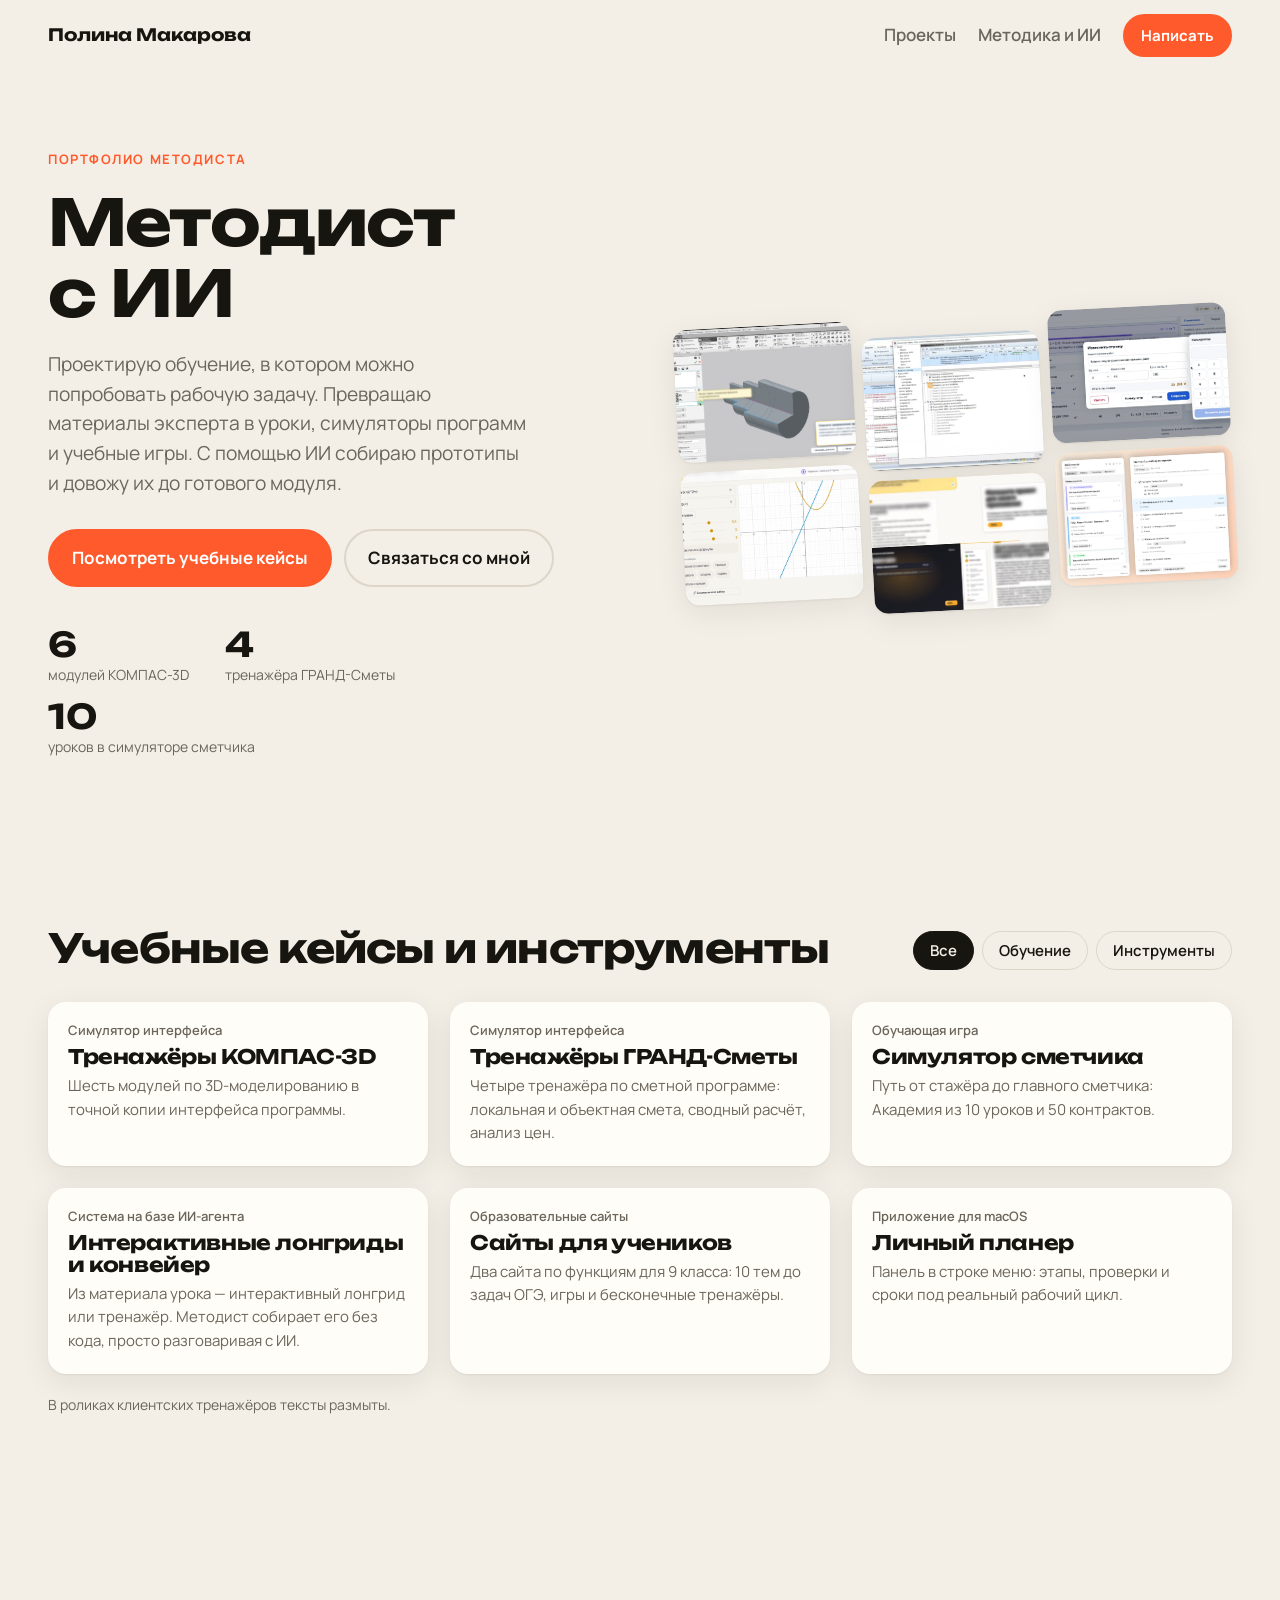
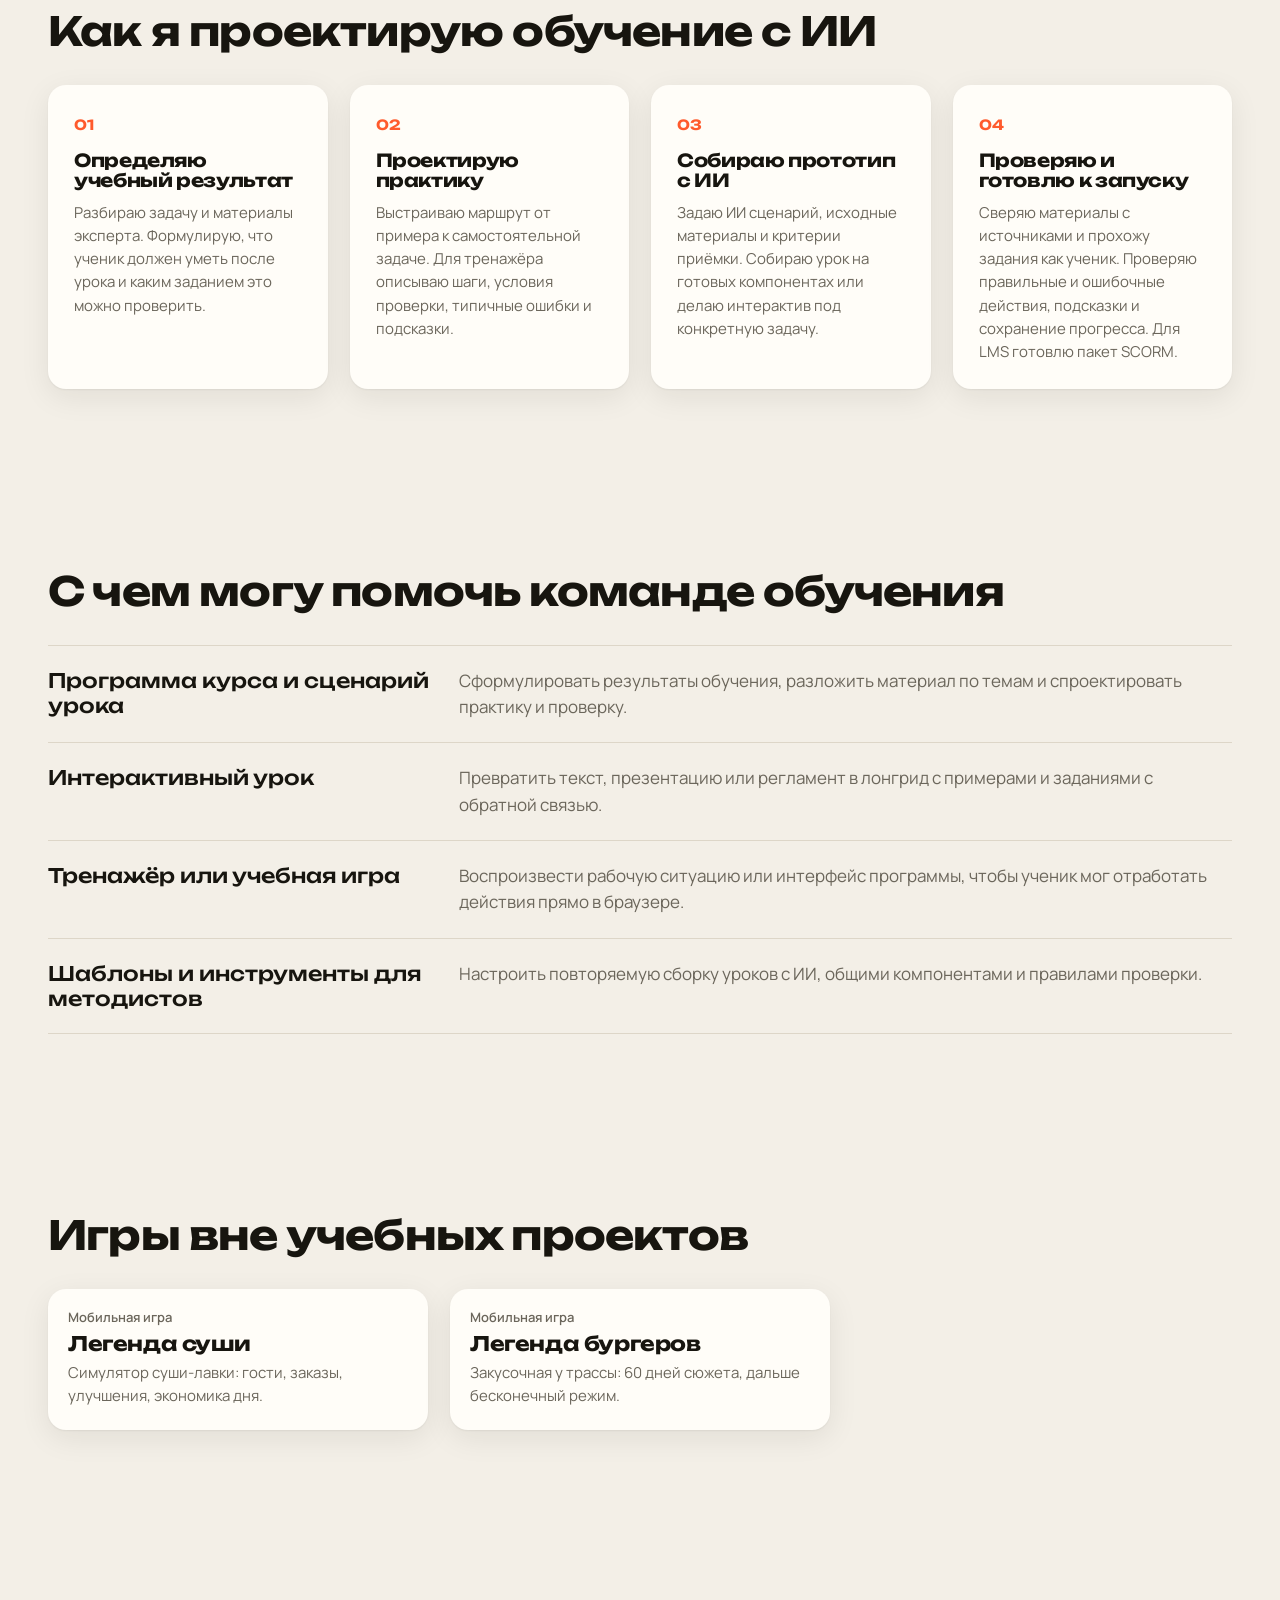
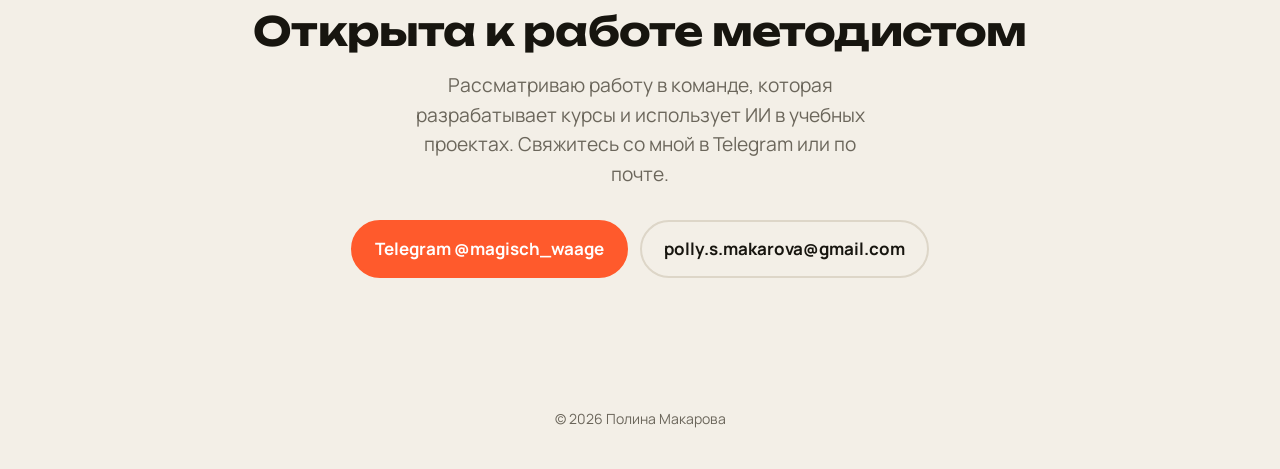
<file: index.html>
<!doctype html>
<html lang="ru">
<head>
  <meta charset="utf-8">
  <meta name="viewport" content="width=device-width, initial-scale=1">
  <title>Полина Макарова — методист с ИИ</title>
  <meta name="description" content="Проектирую интерактивные уроки, тренажёры программ и обучающие игры. Использую ИИ для разработки и проверки учебных материалов.">
  <meta property="og:title" content="Полина Макарова — методист с ИИ">
  <meta property="og:description" content="Методическое портфолио: интерактивные уроки, симуляторы программ и учебные игры.">
  <meta property="og:image" content="media/smetchik.jpg">
  <link rel="icon" href="img/favicon.svg" type="image/svg+xml">
  <link rel="preconnect" href="https://fonts.googleapis.com">
  <link rel="preconnect" href="https://fonts.gstatic.com" crossorigin>
  <link href="https://fonts.googleapis.com/css2?family=Unbounded:wght@500;700&family=Manrope:wght@400;500;600;700&display=swap" rel="stylesheet">
  <link rel="stylesheet" href="css/style.css">
</head>
<body>
  <header class="top">
    <a class="logo" href="#">Полина Макарова</a>
    <nav>
      <a href="#work">Проекты</a>
      <a href="#how">Методика и ИИ</a>
      <a class="btn btn-small" href="#contact">Написать</a>
    </nav>
  </header>

  <main>
    <section class="hero">
      <div class="hero-text">
        <p class="eyebrow">Портфолио методиста</p>
        <h1>Методист с&nbsp;ИИ</h1>
        <p class="lead">Проектирую обучение, в котором можно попробовать рабочую задачу. Превращаю материалы эксперта в уроки, симуляторы программ и учебные игры. С помощью ИИ собираю прототипы и довожу их до готового модуля.</p>
        <div class="hero-cta">
          <a class="btn" href="#work">Посмотреть учебные кейсы</a>
          <a class="btn btn-ghost" href="#contact">Связаться со мной</a>
        </div>
        <ul class="stats" id="stats"></ul>
      </div>
      <div class="hero-reel" id="reel" aria-hidden="true"></div>
    </section>

    <section class="section" id="work">
      <div class="section-head">
        <h2>Учебные кейсы и инструменты</h2>
        <div class="filters" id="filters" role="tablist"></div>
      </div>
      <div class="grid" id="grid"></div>
      <p class="note">В роликах клиентских тренажёров тексты размыты.</p>
    </section>

    <section class="section" id="how">
      <div class="section-head"><h2>Как я проектирую обучение с ИИ</h2></div>
      <ol class="steps">
        <li>
          <span class="step-n">01</span>
          <h3>Определяю учебный результат</h3>
          <p>Разбираю задачу и материалы эксперта. Формулирую, что ученик должен уметь после урока и каким заданием это можно проверить.</p>
        </li>
        <li>
          <span class="step-n">02</span>
          <h3>Проектирую практику</h3>
          <p>Выстраиваю маршрут от примера к самостоятельной задаче. Для тренажёра описываю шаги, условия проверки, типичные ошибки и подсказки.</p>
        </li>
        <li>
          <span class="step-n">03</span>
          <h3>Собираю прототип с ИИ</h3>
          <p>Задаю ИИ сценарий, исходные материалы и критерии приёмки. Собираю урок на готовых компонентах или делаю интерактив под конкретную задачу.</p>
        </li>
        <li>
          <span class="step-n">04</span>
          <h3>Проверяю и готовлю к запуску</h3>
          <p>Сверяю материалы с источниками и прохожу задания как ученик. Проверяю правильные и ошибочные действия, подсказки и сохранение прогресса. Для LMS готовлю пакет SCORM.</p>
        </li>
      </ol>
    </section>

    <section class="section" id="services">
      <div class="section-head"><h2>С чем могу помочь команде обучения</h2></div>
      <ul class="services">
        <li><b>Программа курса и сценарий урока</b><span>Сформулировать результаты обучения, разложить материал по темам и спроектировать практику и проверку.</span></li>
        <li><b>Интерактивный урок</b><span>Превратить текст, презентацию или регламент в лонгрид с примерами и заданиями с обратной связью.</span></li>
        <li><b>Тренажёр или учебная игра</b><span>Воспроизвести рабочую ситуацию или интерфейс программы, чтобы ученик мог отработать действия прямо в браузере.</span></li>
        <li><b>Шаблоны и инструменты для методистов</b><span>Настроить повторяемую сборку уроков с ИИ, общими компонентами и правилами проверки.</span></li>
      </ul>
    </section>

    <section class="section" id="games">
      <div class="section-head"><h2>Игры вне учебных проектов</h2></div>
      <div class="grid" id="game-grid"></div>
    </section>

    <section class="section contact" id="contact">
      <h2>Открыта к работе методистом</h2>
      <p class="lead">Рассматриваю работу в команде, которая разрабатывает курсы и использует ИИ в учебных проектах. Свяжитесь со мной в Telegram или по почте.</p>
      <div class="contact-links">
        <a class="btn" href="https://t.me/magisch_waage" target="_blank" rel="noopener">Telegram @magisch_waage</a>
        <a class="btn btn-ghost" href="mailto:polly.s.makarova@gmail.com">polly.s.makarova@gmail.com</a>
      </div>
    </section>
  </main>

  <footer class="foot">© <span id="year"></span> Полина Макарова</footer>

  <dialog class="case" id="case">
    <button class="close" data-close aria-label="Закрыть">×</button>
    <div class="case-body" id="case-body"></div>
  </dialog>

  <div class="player" id="player" hidden>
    <div class="player-bar">
      <span id="player-title"></span>
      <a id="player-newtab" target="_blank" rel="noopener">Открыть в новой вкладке ↗</a>
      <button class="close" id="player-close" aria-label="Закрыть">×</button>
    </div>
    <div class="player-frame" id="player-frame"></div>
  </div>

  <script src="js/data.js"></script>
  <script src="js/app.js"></script>
</body>
</html>
</file>
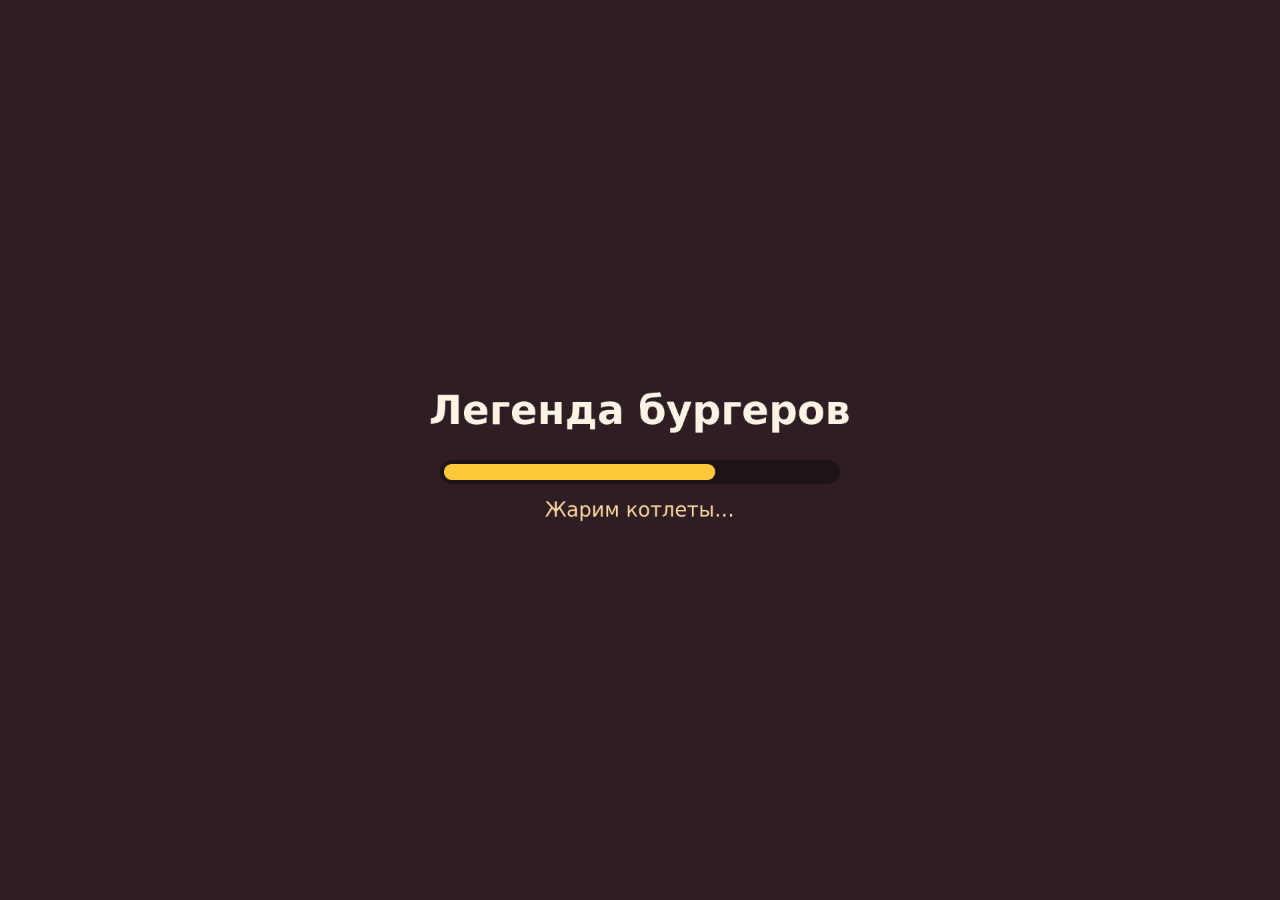
<file: play/burger/index.html>
<!doctype html>
<html lang="ru">
<head>
  <meta charset="utf-8" />
  <meta name="viewport" content="width=device-width, initial-scale=1, maximum-scale=1, user-scalable=no, viewport-fit=cover" />
  <meta name="theme-color" content="#2e1e24" />
  <meta name="mobile-web-app-capable" content="yes" />
  <title>Легенда бургеров</title>
  <style>html,body{touch-action:none;-webkit-user-select:none;user-select:none;-webkit-touch-callout:none;background:#2e1e24;width:100%;height:100%;margin:0;padding:0;overflow:hidden}#game{width:100%;height:100%}#rotate{z-index:10;color:#fff3df;text-align:center;background:#2e1e24;justify-content:center;align-items:center;padding:24px;font:600 22px/1.4 system-ui,sans-serif;display:none;position:fixed;inset:0}@media (orientation:portrait) and (width<=900px){#rotate{display:flex}}</style>
  <script type="module" crossorigin src="./assets/index-Bd_6jrCO.js"></script>
  <link rel="stylesheet" crossorigin href="./assets/index-C7pg-VhY.css">
</head>
<body>
  <div id="game"></div>
  <div id="rotate">📱↻<br />Поверни телефон горизонтально</div>
</body>
</html>
</file>
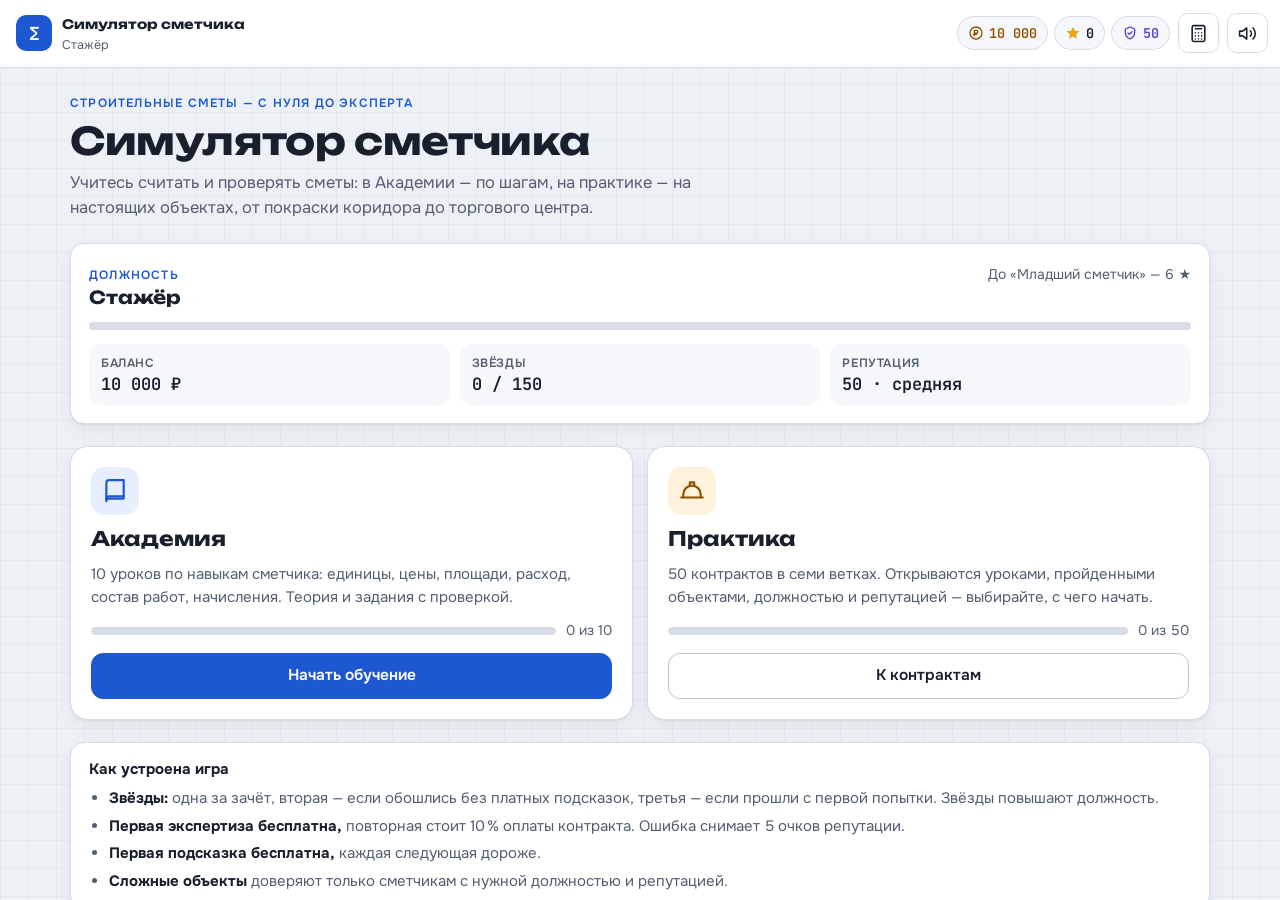
<file: play/smetchik/index.html>
<!doctype html>
<html lang="ru">
  <head>
    <meta charset="utf-8" />
    <meta name="viewport" content="width=device-width, initial-scale=1, viewport-fit=cover" />
    <meta name="description" content="Обучающая игра о строительных сметах: Академия из 10 уроков и 50 контрактов на проверку, подсчёт объёмов, составление смет и начисления." />
    <meta name="theme-color" content="#1D58D2" />
    <link rel="icon" href="./favicon.svg" type="image/svg+xml" />
    <title>Симулятор сметчика</title>
    <script type="module" crossorigin src="./assets/index-OJjo_GvE.js"></script>
    <link rel="stylesheet" crossorigin href="./assets/index-ocUX-mKu.css">
  </head>
  <body>
    <div id="app"><div class="splash">Загружаем сметы…</div></div>
  </body>
</html>
</file>
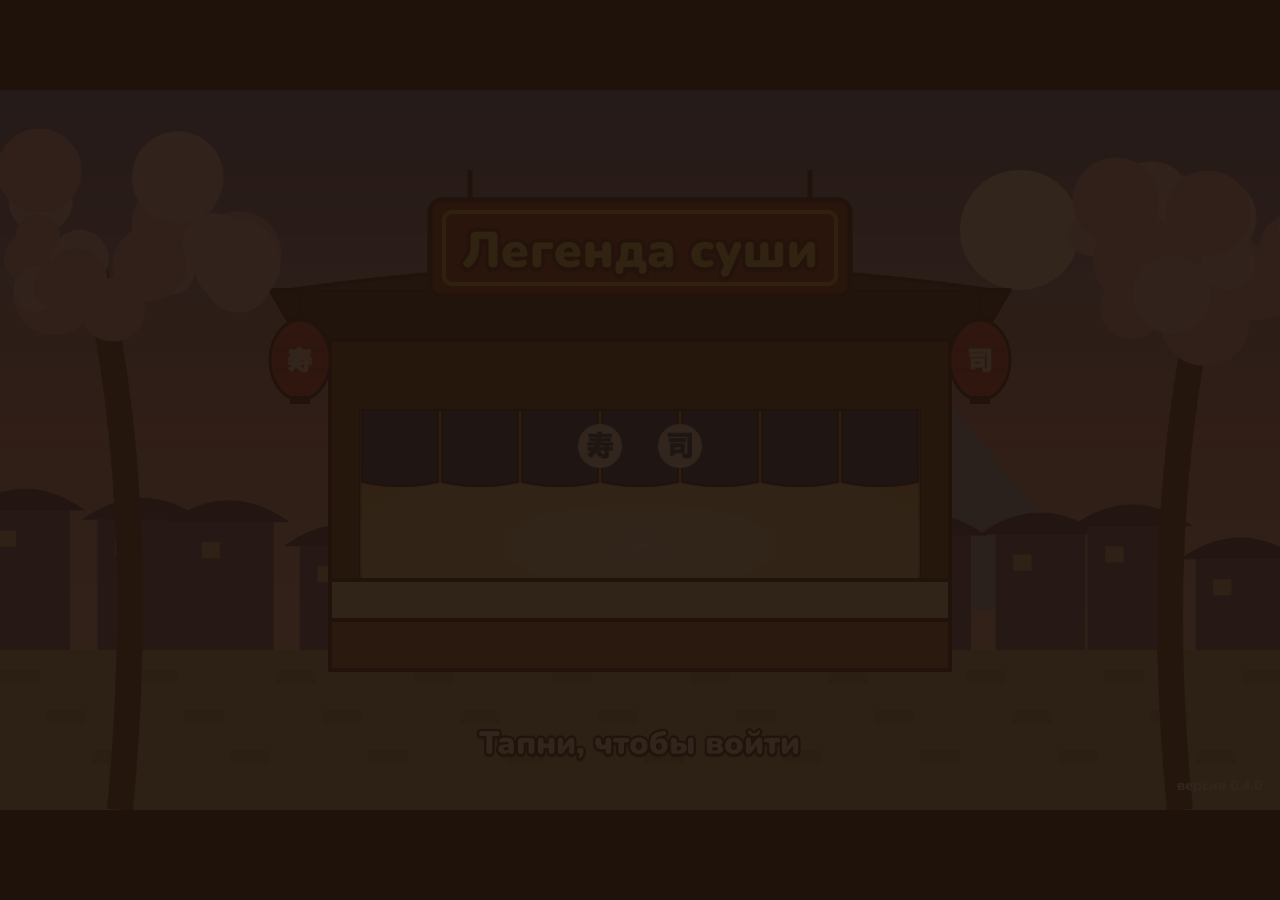
<file: play/sushi/index.html>
<!doctype html>
<html lang="ru">
<head>
  <meta charset="utf-8" />
  <meta name="viewport" content="width=device-width, initial-scale=1, maximum-scale=1, user-scalable=no, viewport-fit=cover" />
  <meta name="theme-color" content="#1e120a" />
  <meta name="mobile-web-app-capable" content="yes" />
  <meta name="apple-mobile-web-app-capable" content="yes" />
  <title>Легенда суши</title>
  <style>html,body{touch-action:none;-webkit-user-select:none;user-select:none;-webkit-touch-callout:none;background:#1e120a;width:100%;height:100%;margin:0;padding:0;overflow:hidden}#game{width:100%;height:100%}#rotate{z-index:10;color:#fff3df;text-align:center;background:#1e120a;justify-content:center;align-items:center;padding:24px;font:600 22px/1.4 system-ui,sans-serif;display:none;position:fixed;inset:0}@media (orientation:portrait) and (width<=900px){#rotate{display:flex}}</style>
  <script type="module" crossorigin src="./assets/index-C2olDSIP.js"></script>
  <link rel="stylesheet" crossorigin href="./assets/index-C7pg-VhY.css">
</head>
<body>
  <div id="game"></div>
  <div id="rotate">📱↻<br />Поверни телефон горизонтально</div>
</body>
</html>
</file>
<file: css/style.css>
:root {
  --bg: #f3efe7;
  --surface: #fffdf8;
  --ink: #17150f;
  --muted: #6b665b;
  --line: #ddd6c8;
  --accent: #ff5a2c;
  --accent-ink: #fff;
  --chip: #e9e3d6;
  --shadow: 0 1px 2px rgb(23 21 15 / .06), 0 8px 30px rgb(23 21 15 / .08);
  --radius: 18px;
  --display: 'Unbounded', system-ui, sans-serif;
  --body: 'Manrope', system-ui, sans-serif;
  color-scheme: light;
}
@media (prefers-color-scheme: dark) {
  :root:not([data-theme="light"]) {
    --bg: #12110e; --surface: #1c1a16; --ink: #f2ede3; --muted: #a39d90;
    --line: #2e2b25; --chip: #27241f; --accent: #ff6a3d;
    --shadow: 0 1px 2px rgb(0 0 0 / .3), 0 8px 30px rgb(0 0 0 / .35);
    color-scheme: dark;
  }
}
:root[data-theme="dark"] {
  --bg: #12110e; --surface: #1c1a16; --ink: #f2ede3; --muted: #a39d90;
  --line: #2e2b25; --chip: #27241f; --accent: #ff6a3d; color-scheme: dark;
}

* { box-sizing: border-box; }
html { scroll-behavior: smooth; scroll-padding-top: 80px; }
body {
  margin: 0; background: var(--bg); color: var(--ink);
  font: 400 17px/1.55 var(--body); -webkit-font-smoothing: antialiased;
}
a { color: inherit; }
h1, h2, h3 { font-family: var(--display); font-weight: 700; letter-spacing: -.02em; line-height: 1.1; margin: 0; }
h1 { font-size: clamp(34px, 5vw, 66px); }
h2 { font-size: clamp(26px, 3.2vw, 40px); }
h3 { font-size: 18px; font-weight: 500; }
.lead { font-size: clamp(17px, 1.5vw, 20px); color: var(--muted); max-width: 40ch; }
.eyebrow { font-weight: 700; text-transform: uppercase; letter-spacing: .12em; font-size: 13px; color: var(--accent); margin: 0 0 18px; }

.btn {
  display: inline-flex; align-items: center; gap: 8px; padding: 14px 22px; border-radius: 999px;
  background: var(--accent); color: var(--accent-ink); text-decoration: none; font-weight: 700;
  border: 2px solid var(--accent); transition: transform .15s, box-shadow .15s; cursor: pointer; font: inherit; font-weight: 700;
}
.btn:hover { transform: translateY(-2px); box-shadow: 0 6px 20px rgb(255 90 44 / .35); }
.btn-ghost { background: transparent; color: var(--ink); border-color: var(--line); }
.btn-ghost:hover { border-color: var(--ink); box-shadow: none; }
.btn-small { padding: 8px 16px; font-size: 15px; }

/* Шапка */
.top {
  position: sticky; top: 0; z-index: 20; display: flex; justify-content: space-between; align-items: center;
  padding: 14px clamp(16px, 4vw, 48px); background: color-mix(in srgb, var(--bg) 85%, transparent);
  backdrop-filter: blur(12px); border-bottom: 1px solid transparent;
}
.logo { font-family: var(--display); font-weight: 700; text-decoration: none; font-size: 17px; }
.top nav { display: flex; gap: 22px; align-items: center; }
.top nav a:not(.btn) { text-decoration: none; color: var(--muted); font-weight: 600; }
.top nav a:not(.btn):hover { color: var(--ink); }
@media (max-width: 640px) { .top nav a:not(.btn) { display: none; } }

/* Первый экран */
.hero {
  display: grid; grid-template-columns: 1.05fr 1fr; gap: clamp(24px, 4vw, 64px); align-items: center;
  padding: clamp(32px, 6vw, 88px) clamp(16px, 4vw, 48px) clamp(40px, 6vw, 80px); max-width: 1360px; margin: 0 auto;
}
.hero h1 { margin-bottom: 22px; }
.hero-cta { display: flex; flex-wrap: wrap; gap: 12px; margin: 30px 0 40px; }
.stats { list-style: none; padding: 0; margin: 0; display: flex; flex-wrap: wrap; gap: 12px 36px; }
.stats b { display: block; font: 700 34px/1 var(--display); }
.stats span { color: var(--muted); font-size: 14px; }

.hero-reel { display: grid; grid-template-columns: repeat(3, 1fr); gap: 10px; transform: rotate(-3deg); }
.hero-reel .tile {
  position: relative; aspect-ratio: 4/3; border-radius: 14px; overflow: hidden; background: var(--chip); box-shadow: var(--shadow);
  animation: float 9s ease-in-out infinite;
}
.hero-reel .tile:nth-child(3n+2) { animation-delay: -3s; transform: translateY(18px); }
.hero-reel .tile:nth-child(3n) { animation-delay: -6s; }
.hero-reel video, .hero-reel img { width: 100%; height: 100%; object-fit: cover; display: block; }
@keyframes float { 50% { translate: 0 -8px; } }
@media (prefers-reduced-motion: reduce) { .hero-reel .tile { animation: none; } html { scroll-behavior: auto; } }
@media (max-width: 900px) {
  .hero { grid-template-columns: 1fr; }
  .hero-reel { transform: none; grid-template-columns: repeat(3, 1fr); }
  .hero-reel .tile:nth-child(n+4) { display: none; }
}

/* Секции */
.section { padding: clamp(48px, 7vw, 96px) clamp(16px, 4vw, 48px); max-width: 1360px; margin: 0 auto; }
.section-head { display: flex; flex-wrap: wrap; justify-content: space-between; align-items: end; gap: 16px; margin-bottom: 32px; }
.note { color: var(--muted); font-size: 14px; margin-top: 20px; }

.filters { display: flex; flex-wrap: wrap; gap: 8px; }
.filters button {
  font: 600 15px var(--body); padding: 8px 16px; border-radius: 999px; border: 1px solid var(--line);
  background: transparent; color: var(--ink); cursor: pointer;
}
.filters button[aria-selected="true"] { background: var(--ink); color: var(--bg); border-color: var(--ink); }

/* Карточки */
.grid { display: grid; grid-template-columns: repeat(auto-fill, minmax(min(100%, 380px), 1fr)); gap: 22px; }
.card {
  background: var(--surface); border-radius: var(--radius); overflow: hidden; box-shadow: var(--shadow);
  display: flex; flex-direction: column; cursor: pointer; transition: transform .2s; text-align: left;
  border: 0; padding: 0; font: inherit; color: inherit;
}
.card:hover { transform: translateY(-4px); }
.card:focus-visible { outline: 3px solid var(--accent); outline-offset: 3px; }
.card-media { position: relative; aspect-ratio: 16/10; background: var(--chip); overflow: hidden; }
.card-media video, .card-media img { position: absolute; inset: 0; width: 100%; height: 100%; object-fit: cover; }
.card-media .ph { background: linear-gradient(135deg, var(--chip), color-mix(in srgb, var(--accent) 22%, var(--chip))); padding: 20px; text-align: center; position: absolute; inset: 0; display: grid; place-items: center; font: 700 22px var(--display); color: var(--muted); }
.badge {
  position: absolute; top: 12px; left: 12px; z-index: 2; padding: 5px 10px; border-radius: 999px;
  font-size: 12px; font-weight: 700; background: rgb(0 0 0 / .6); color: #fff; backdrop-filter: blur(6px);
}
.badge.play { background: var(--accent); }
.card-text { padding: 18px 20px 22px; display: grid; gap: 6px; }
.card-kind { font-size: 13px; color: var(--muted); font-weight: 600; }
.card h3 { font-size: 20px; font-weight: 700; }
.card p { margin: 0; color: var(--muted); font-size: 15px; }
.card.hidden { display: none; }

/* Как работаю */
.steps { list-style: none; padding: 0; margin: 0; display: grid; grid-template-columns: repeat(auto-fit, minmax(240px, 1fr)); gap: 22px; }
.steps li { background: var(--surface); border-radius: var(--radius); padding: 26px; box-shadow: var(--shadow); }
.step-n { font: 700 14px var(--display); color: var(--accent); }
.steps h3 { margin: 14px 0 10px; font-weight: 700; }
.steps p { margin: 0; color: var(--muted); font-size: 15px; }

.services { list-style: none; padding: 0; margin: 0; border-top: 1px solid var(--line); }
.services li { display: grid; grid-template-columns: minmax(200px, 1fr) 2fr; gap: 8px 24px; padding: 22px 0; border-bottom: 1px solid var(--line); }
.services b { font: 500 20px var(--display); }
.services span { color: var(--muted); }
@media (max-width: 640px) { .services li { grid-template-columns: 1fr; } }

.contact { text-align: center; }
.contact .lead { margin: 18px auto 30px; }
.contact-links { display: flex; flex-wrap: wrap; gap: 12px; justify-content: center; }
.foot { text-align: center; color: var(--muted); font-size: 14px; padding: 40px 16px; }

/* Окно кейса */
.case {
  width: min(980px, calc(100% - 24px)); max-height: calc(100dvh - 24px); padding: 0; border: 0; border-radius: 22px;
  background: var(--surface); color: var(--ink); box-shadow: 0 30px 80px rgb(0 0 0 / .4);
}
.case::backdrop { background: rgb(10 9 7 / .6); backdrop-filter: blur(4px); }
.case .close, .player .close {
  position: absolute; top: 12px; right: 12px; z-index: 3; width: 40px; height: 40px; border-radius: 50%;
  border: 0; background: rgb(0 0 0 / .55); color: #fff; font-size: 24px; line-height: 1; cursor: pointer;
}
.case-media { background: #000; }
.case-media video, .case-media img { width: 100%; display: block; max-height: 62dvh; object-fit: contain; }
.case-info { padding: 26px clamp(18px, 4vw, 36px) 34px; display: grid; gap: 14px; }
.case-info h2 { font-size: clamp(24px, 3vw, 34px); }
.case-info ul { margin: 0; padding-left: 20px; display: grid; gap: 6px; }
.chips { display: flex; flex-wrap: wrap; gap: 6px; }
.chips span { background: var(--chip); padding: 4px 10px; border-radius: 999px; font-size: 13px; font-weight: 600; }
.case-actions { display: flex; flex-wrap: wrap; gap: 10px; margin-top: 6px; }
.nda { font-size: 14px; color: var(--muted); }

/* Плеер игры */
.player { position: fixed; inset: 0; z-index: 50; background: #0b0a08; display: flex; flex-direction: column; }
.player[hidden] { display: none; }
.player-bar { position: relative; display: flex; align-items: center; gap: 16px; padding: 10px 64px 10px 18px; color: #f2ede3; font-weight: 700; }
.player-bar a { color: #a39d90; font-weight: 500; font-size: 14px; margin-left: auto; }
.player .close { top: 4px; right: 10px; }
.player-frame { flex: 1; display: grid; place-items: center; padding: 0 12px 12px; min-height: 0; }
.player-frame > * { grid-area: 1 / 1; }
.player-frame .loading { color: #a39d90; font-weight: 600; animation: pulse 1.2s ease-in-out infinite; }
@keyframes pulse { 50% { opacity: .4; } }
.player-frame iframe { transition: opacity .3s;  width: 100%; height: 100%; border: 0; border-radius: 12px; background: #000; }
.player-frame.portrait iframe { width: auto; height: 100%; aspect-ratio: 9/19.5; max-width: 100%; }

.task { border-left: 4px solid var(--accent); background: color-mix(in srgb, var(--accent) 9%, var(--surface)); padding: 12px 16px; border-radius: 0 12px 12px 0; }
.task b { font-size: 12px; text-transform: uppercase; letter-spacing: .1em; color: var(--accent); }
.task p { margin: 4px 0 0; font-size: 17px; font-weight: 600; }
.case-info .sub { font-size: 15px; font-weight: 700; font-family: var(--body); margin-top: 4px; }
</file>
<file: play/burger/assets/index-C7pg-VhY.css>
@font-face{font-family:Nunito;font-style:normal;font-display:swap;font-weight:800;src:url(./nunito-cyrillic-ext-800-normal-B-cvGohL.woff2)format("woff2"),url(./nunito-cyrillic-ext-800-normal-pjRatrRO.woff)format("woff");unicode-range:U+460-52F,U+1C80-1C8A,U+20B4,U+2DE0-2DFF,U+A640-A69F,U+FE2E-FE2F}@font-face{font-family:Nunito;font-style:normal;font-display:swap;font-weight:800;src:url(./nunito-cyrillic-800-normal-D3igD7Kl.woff2)format("woff2"),url(./nunito-cyrillic-800-normal-DymMgApb.woff)format("woff");unicode-range:U+301,U+400-45F,U+490-491,U+4B0-4B1,U+2116}@font-face{font-family:Nunito;font-style:normal;font-display:swap;font-weight:800;src:url(./nunito-vietnamese-800-normal-D_CZYdm9.woff2)format("woff2"),url(./nunito-vietnamese-800-normal-Dz0hZPb5.woff)format("woff");unicode-range:U+102-103,U+110-111,U+128-129,U+168-169,U+1A0-1A1,U+1AF-1B0,U+300-301,U+303-304,U+308-309,U+323,U+329,U+1EA0-1EF9,U+20AB}@font-face{font-family:Nunito;font-style:normal;font-display:swap;font-weight:800;src:url(./nunito-latin-ext-800-normal-CtU8tJOV.woff2)format("woff2"),url(./nunito-latin-ext-800-normal-CDcxIxx8.woff)format("woff");unicode-range:U+100-2BA,U+2BD-2C5,U+2C7-2CC,U+2CE-2D7,U+2DD-2FF,U+304,U+308,U+329,U+1D00-1DBF,U+1E00-1E9F,U+1EF2-1EFF,U+2020,U+20A0-20AB,U+20AD-20C0,U+2113,U+2C60-2C7F,U+A720-A7FF}@font-face{font-family:Nunito;font-style:normal;font-display:swap;font-weight:800;src:url(./nunito-latin-800-normal-Dz8SOQK_.woff2)format("woff2"),url(./nunito-latin-800-normal-D-J0wlBY.woff)format("woff");unicode-range:U+??,U+131,U+152-153,U+2BB-2BC,U+2C6,U+2DA,U+2DC,U+304,U+308,U+329,U+2000-206F,U+20AC,U+2122,U+2191,U+2193,U+2212,U+2215,U+FEFF,U+FFFD}@font-face{font-family:Nunito;font-style:normal;font-display:swap;font-weight:900;src:url(./nunito-cyrillic-ext-900-normal-BLeVovcl.woff2)format("woff2"),url(./nunito-cyrillic-ext-900-normal-DKFql_-q.woff)format("woff");unicode-range:U+460-52F,U+1C80-1C8A,U+20B4,U+2DE0-2DFF,U+A640-A69F,U+FE2E-FE2F}@font-face{font-family:Nunito;font-style:normal;font-display:swap;font-weight:900;src:url(./nunito-cyrillic-900-normal-CWPcV0_V.woff2)format("woff2"),url(./nunito-cyrillic-900-normal-Dr1fjxoU.woff)format("woff");unicode-range:U+301,U+400-45F,U+490-491,U+4B0-4B1,U+2116}@font-face{font-family:Nunito;font-style:normal;font-display:swap;font-weight:900;src:url(./nunito-vietnamese-900-normal-D6LWQAy_.woff2)format("woff2"),url(./nunito-vietnamese-900-normal-WV2-fBew.woff)format("woff");unicode-range:U+102-103,U+110-111,U+128-129,U+168-169,U+1A0-1A1,U+1AF-1B0,U+300-301,U+303-304,U+308-309,U+323,U+329,U+1EA0-1EF9,U+20AB}@font-face{font-family:Nunito;font-style:normal;font-display:swap;font-weight:900;src:url(./nunito-latin-ext-900-normal-Dllsvgjo.woff2)format("woff2"),url(./nunito-latin-ext-900-normal-CTBZd6bf.woff)format("woff");unicode-range:U+100-2BA,U+2BD-2C5,U+2C7-2CC,U+2CE-2D7,U+2DD-2FF,U+304,U+308,U+329,U+1D00-1DBF,U+1E00-1E9F,U+1EF2-1EFF,U+2020,U+20A0-20AB,U+20AD-20C0,U+2113,U+2C60-2C7F,U+A720-A7FF}@font-face{font-family:Nunito;font-style:normal;font-display:swap;font-weight:900;src:url(./nunito-latin-900-normal-BVB1fGs6.woff2)format("woff2"),url(./nunito-latin-900-normal-CVn49sIn.woff)format("woff");unicode-range:U+??,U+131,U+152-153,U+2BB-2BC,U+2C6,U+2DA,U+2DC,U+304,U+308,U+329,U+2000-206F,U+20AC,U+2122,U+2191,U+2193,U+2212,U+2215,U+FEFF,U+FFFD}
</file>
<file: play/smetchik/assets/index-ocUX-mKu.css>
@font-face{font-family:Onest;font-style:normal;font-display:swap;font-weight:400;src:url(./onest-cyrillic-ext-400-normal-C0aKJzIG.woff2)format("woff2"),url(./onest-cyrillic-ext-400-normal-CV3RJNZo.woff)format("woff");unicode-range:U+460-52F,U+1C80-1C8A,U+20B4,U+2DE0-2DFF,U+A640-A69F,U+FE2E-FE2F}@font-face{font-family:Onest;font-style:normal;font-display:swap;font-weight:400;src:url(./onest-cyrillic-400-normal-BTdD9fLi.woff2)format("woff2"),url(./onest-cyrillic-400-normal-BQq8x-Ju.woff)format("woff");unicode-range:U+301,U+400-45F,U+490-491,U+4B0-4B1,U+2116}@font-face{font-family:Onest;font-style:normal;font-display:swap;font-weight:400;src:url(./onest-math-400-normal-BOdeoExJ.woff2)format("woff2"),url(./onest-math-400-normal-BoceZrtY.woff)format("woff");unicode-range:U+302-303,U+305,U+307-308,U+310,U+312,U+315,U+31A,U+326-327,U+32C,U+32F-330,U+332-333,U+338,U+33A,U+346,U+34D,U+391-3A1,U+3A3-3A9,U+3B1-3C9,U+3D1,U+3D5-3D6,U+3F0-3F1,U+3F4-3F5,U+2016-2017,U+2034-2038,U+203C,U+2040,U+2043,U+2047,U+2050,U+2057,U+205F,U+2070-2071,U+2074-208E,U+2090-209C,U+20D0-20DC,U+20E1,U+20E5-20EF,U+2100-2112,U+2114-2115,U+2117-2121,U+2123-214F,U+2190,U+2192,U+2194-21AE,U+21B0-21E5,U+21F1-21F2,U+21F4-2211,U+2213-2214,U+2216-22FF,U+2308-230B,U+2310,U+2319,U+231C-2321,U+2336-237A,U+237C,U+2395,U+239B-23B7,U+23D0,U+23DC-23E1,U+2474-2475,U+25AF,U+25B3,U+25B7,U+25BD,U+25C1,U+25CA,U+25CC,U+25FB,U+266D-266F,U+27C0-27FF,U+2900-2AFF,U+2B0E-2B11,U+2B30-2B4C,U+2BFE,U+3030,U+FF5B,U+FF5D,U+1D400-1D7FF,U+1EE??}@font-face{font-family:Onest;font-style:normal;font-display:swap;font-weight:400;src:url(./onest-symbols-400-normal-BKpJPZvB.woff2)format("woff2"),url(./onest-symbols-400-normal-Cyp7MkQ3.woff)format("woff");unicode-range:U+1-C,U+E-1F,U+7F-9F,U+20DD-20E0,U+20E2-20E4,U+2150-218F,U+2190,U+2192,U+2194-2199,U+21AF,U+21E6-21F0,U+21F3,U+2218-2219,U+2299,U+22C4-22C6,U+2300-243F,U+2440-244A,U+2460-24FF,U+25A0-27BF,U+28??,U+2921-2922,U+2981,U+29BF,U+29EB,U+2B??,U+4DC0-4DFF,U+FFF9-FFFB,U+10140-1018E,U+10190-1019C,U+101A0,U+101D0-101FD,U+102E0-102FB,U+10E60-10E7E,U+1D2C0-1D2D3,U+1D2E0-1D37F,U+1F0??,U+1F100-1F1AD,U+1F1E6-1F1FF,U+1F30D-1F30F,U+1F315,U+1F31C,U+1F31E,U+1F320-1F32C,U+1F336,U+1F378,U+1F37D,U+1F382,U+1F393-1F39F,U+1F3A7-1F3A8,U+1F3AC-1F3AF,U+1F3C2,U+1F3C4-1F3C6,U+1F3CA-1F3CE,U+1F3D4-1F3E0,U+1F3ED,U+1F3F1-1F3F3,U+1F3F5-1F3F7,U+1F408,U+1F415,U+1F41F,U+1F426,U+1F43F,U+1F441-1F442,U+1F444,U+1F446-1F449,U+1F44C-1F44E,U+1F453,U+1F46A,U+1F47D,U+1F4A3,U+1F4B0,U+1F4B3,U+1F4B9,U+1F4BB,U+1F4BF,U+1F4C8-1F4CB,U+1F4D6,U+1F4DA,U+1F4DF,U+1F4E3-1F4E6,U+1F4EA-1F4ED,U+1F4F7,U+1F4F9-1F4FB,U+1F4FD-1F4FE,U+1F503,U+1F507-1F50B,U+1F50D,U+1F512-1F513,U+1F53E-1F54A,U+1F54F-1F5FA,U+1F610,U+1F650-1F67F,U+1F687,U+1F68D,U+1F691,U+1F694,U+1F698,U+1F6AD,U+1F6B2,U+1F6B9-1F6BA,U+1F6BC,U+1F6C6-1F6CF,U+1F6D3-1F6D7,U+1F6E0-1F6EA,U+1F6F0-1F6F3,U+1F6F7-1F6FC,U+1F7??,U+1F800-1F80B,U+1F810-1F847,U+1F850-1F859,U+1F860-1F887,U+1F890-1F8AD,U+1F8B0-1F8BB,U+1F8C0-1F8C1,U+1F900-1F90B,U+1F93B,U+1F946,U+1F984,U+1F996,U+1F9E9,U+1FA00-1FA6F,U+1FA70-1FA7C,U+1FA80-1FA89,U+1FA8F-1FAC6,U+1FACE-1FADC,U+1FADF-1FAE9,U+1FAF0-1FAF8,U+1FB??}@font-face{font-family:Onest;font-style:normal;font-display:swap;font-weight:400;src:url(./onest-vietnamese-400-normal-5bytZ3jO.woff2)format("woff2"),url(./onest-vietnamese-400-normal-b_JsbRRP.woff)format("woff");unicode-range:U+102-103,U+110-111,U+128-129,U+168-169,U+1A0-1A1,U+1AF-1B0,U+300-301,U+303-304,U+308-309,U+323,U+329,U+1EA0-1EF9,U+20AB}@font-face{font-family:Onest;font-style:normal;font-display:swap;font-weight:400;src:url(./onest-latin-ext-400-normal-DN_ZkHKd.woff2)format("woff2"),url(./onest-latin-ext-400-normal-n6Pl0Elk.woff)format("woff");unicode-range:U+100-2BA,U+2BD-2C5,U+2C7-2CC,U+2CE-2D7,U+2DD-2FF,U+304,U+308,U+329,U+1D00-1DBF,U+1E00-1E9F,U+1EF2-1EFF,U+2020,U+20A0-20AB,U+20AD-20C0,U+2113,U+2C60-2C7F,U+A720-A7FF}@font-face{font-family:Onest;font-style:normal;font-display:swap;font-weight:400;src:url(./onest-latin-400-normal-9AYXx_QC.woff2)format("woff2"),url(./onest-latin-400-normal-RaMPE1jb.woff)format("woff");unicode-range:U+??,U+131,U+152-153,U+2BB-2BC,U+2C6,U+2DA,U+2DC,U+304,U+308,U+329,U+2000-206F,U+20AC,U+2122,U+2191,U+2193,U+2212,U+2215,U+FEFF,U+FFFD}@font-face{font-family:Onest;font-style:normal;font-display:swap;font-weight:500;src:url(./onest-cyrillic-ext-500-normal-BRptT_Q-.woff2)format("woff2"),url(./onest-cyrillic-ext-500-normal-C2Nf5dsb.woff)format("woff");unicode-range:U+460-52F,U+1C80-1C8A,U+20B4,U+2DE0-2DFF,U+A640-A69F,U+FE2E-FE2F}@font-face{font-family:Onest;font-style:normal;font-display:swap;font-weight:500;src:url(./onest-cyrillic-500-normal-CJRUgmys.woff2)format("woff2"),url(./onest-cyrillic-500-normal-BMFE-GJD.woff)format("woff");unicode-range:U+301,U+400-45F,U+490-491,U+4B0-4B1,U+2116}@font-face{font-family:Onest;font-style:normal;font-display:swap;font-weight:500;src:url(./onest-math-500-normal-BAEyco5m.woff2)format("woff2"),url(./onest-math-500-normal-CFbo1AvL.woff)format("woff");unicode-range:U+302-303,U+305,U+307-308,U+310,U+312,U+315,U+31A,U+326-327,U+32C,U+32F-330,U+332-333,U+338,U+33A,U+346,U+34D,U+391-3A1,U+3A3-3A9,U+3B1-3C9,U+3D1,U+3D5-3D6,U+3F0-3F1,U+3F4-3F5,U+2016-2017,U+2034-2038,U+203C,U+2040,U+2043,U+2047,U+2050,U+2057,U+205F,U+2070-2071,U+2074-208E,U+2090-209C,U+20D0-20DC,U+20E1,U+20E5-20EF,U+2100-2112,U+2114-2115,U+2117-2121,U+2123-214F,U+2190,U+2192,U+2194-21AE,U+21B0-21E5,U+21F1-21F2,U+21F4-2211,U+2213-2214,U+2216-22FF,U+2308-230B,U+2310,U+2319,U+231C-2321,U+2336-237A,U+237C,U+2395,U+239B-23B7,U+23D0,U+23DC-23E1,U+2474-2475,U+25AF,U+25B3,U+25B7,U+25BD,U+25C1,U+25CA,U+25CC,U+25FB,U+266D-266F,U+27C0-27FF,U+2900-2AFF,U+2B0E-2B11,U+2B30-2B4C,U+2BFE,U+3030,U+FF5B,U+FF5D,U+1D400-1D7FF,U+1EE??}@font-face{font-family:Onest;font-style:normal;font-display:swap;font-weight:500;src:url(./onest-symbols-500-normal-x8bjkRDT.woff2)format("woff2"),url(./onest-symbols-500-normal-BnHuuehd.woff)format("woff");unicode-range:U+1-C,U+E-1F,U+7F-9F,U+20DD-20E0,U+20E2-20E4,U+2150-218F,U+2190,U+2192,U+2194-2199,U+21AF,U+21E6-21F0,U+21F3,U+2218-2219,U+2299,U+22C4-22C6,U+2300-243F,U+2440-244A,U+2460-24FF,U+25A0-27BF,U+28??,U+2921-2922,U+2981,U+29BF,U+29EB,U+2B??,U+4DC0-4DFF,U+FFF9-FFFB,U+10140-1018E,U+10190-1019C,U+101A0,U+101D0-101FD,U+102E0-102FB,U+10E60-10E7E,U+1D2C0-1D2D3,U+1D2E0-1D37F,U+1F0??,U+1F100-1F1AD,U+1F1E6-1F1FF,U+1F30D-1F30F,U+1F315,U+1F31C,U+1F31E,U+1F320-1F32C,U+1F336,U+1F378,U+1F37D,U+1F382,U+1F393-1F39F,U+1F3A7-1F3A8,U+1F3AC-1F3AF,U+1F3C2,U+1F3C4-1F3C6,U+1F3CA-1F3CE,U+1F3D4-1F3E0,U+1F3ED,U+1F3F1-1F3F3,U+1F3F5-1F3F7,U+1F408,U+1F415,U+1F41F,U+1F426,U+1F43F,U+1F441-1F442,U+1F444,U+1F446-1F449,U+1F44C-1F44E,U+1F453,U+1F46A,U+1F47D,U+1F4A3,U+1F4B0,U+1F4B3,U+1F4B9,U+1F4BB,U+1F4BF,U+1F4C8-1F4CB,U+1F4D6,U+1F4DA,U+1F4DF,U+1F4E3-1F4E6,U+1F4EA-1F4ED,U+1F4F7,U+1F4F9-1F4FB,U+1F4FD-1F4FE,U+1F503,U+1F507-1F50B,U+1F50D,U+1F512-1F513,U+1F53E-1F54A,U+1F54F-1F5FA,U+1F610,U+1F650-1F67F,U+1F687,U+1F68D,U+1F691,U+1F694,U+1F698,U+1F6AD,U+1F6B2,U+1F6B9-1F6BA,U+1F6BC,U+1F6C6-1F6CF,U+1F6D3-1F6D7,U+1F6E0-1F6EA,U+1F6F0-1F6F3,U+1F6F7-1F6FC,U+1F7??,U+1F800-1F80B,U+1F810-1F847,U+1F850-1F859,U+1F860-1F887,U+1F890-1F8AD,U+1F8B0-1F8BB,U+1F8C0-1F8C1,U+1F900-1F90B,U+1F93B,U+1F946,U+1F984,U+1F996,U+1F9E9,U+1FA00-1FA6F,U+1FA70-1FA7C,U+1FA80-1FA89,U+1FA8F-1FAC6,U+1FACE-1FADC,U+1FADF-1FAE9,U+1FAF0-1FAF8,U+1FB??}@font-face{font-family:Onest;font-style:normal;font-display:swap;font-weight:500;src:url(./onest-vietnamese-500-normal-CYcoD-Qw.woff2)format("woff2"),url(./onest-vietnamese-500-normal-B-ujVS1X.woff)format("woff");unicode-range:U+102-103,U+110-111,U+128-129,U+168-169,U+1A0-1A1,U+1AF-1B0,U+300-301,U+303-304,U+308-309,U+323,U+329,U+1EA0-1EF9,U+20AB}@font-face{font-family:Onest;font-style:normal;font-display:swap;font-weight:500;src:url(./onest-latin-ext-500-normal-BOsNMgOh.woff2)format("woff2"),url(./onest-latin-ext-500-normal-BG_GNqt_.woff)format("woff");unicode-range:U+100-2BA,U+2BD-2C5,U+2C7-2CC,U+2CE-2D7,U+2DD-2FF,U+304,U+308,U+329,U+1D00-1DBF,U+1E00-1E9F,U+1EF2-1EFF,U+2020,U+20A0-20AB,U+20AD-20C0,U+2113,U+2C60-2C7F,U+A720-A7FF}@font-face{font-family:Onest;font-style:normal;font-display:swap;font-weight:500;src:url(./onest-latin-500-normal-2-RsuwM3.woff2)format("woff2"),url(./onest-latin-500-normal-CVP923du.woff)format("woff");unicode-range:U+??,U+131,U+152-153,U+2BB-2BC,U+2C6,U+2DA,U+2DC,U+304,U+308,U+329,U+2000-206F,U+20AC,U+2122,U+2191,U+2193,U+2212,U+2215,U+FEFF,U+FFFD}@font-face{font-family:Onest;font-style:normal;font-display:swap;font-weight:600;src:url(./onest-cyrillic-ext-600-normal-akDnvndp.woff2)format("woff2"),url(./onest-cyrillic-ext-600-normal-DARnoHZf.woff)format("woff");unicode-range:U+460-52F,U+1C80-1C8A,U+20B4,U+2DE0-2DFF,U+A640-A69F,U+FE2E-FE2F}@font-face{font-family:Onest;font-style:normal;font-display:swap;font-weight:600;src:url(./onest-cyrillic-600-normal-BZYKVyuq.woff2)format("woff2"),url(./onest-cyrillic-600-normal-DXk93W_-.woff)format("woff");unicode-range:U+301,U+400-45F,U+490-491,U+4B0-4B1,U+2116}@font-face{font-family:Onest;font-style:normal;font-display:swap;font-weight:600;src:url(./onest-math-600-normal-DtDLLcx3.woff2)format("woff2"),url(./onest-math-600-normal-Cg9O0yw7.woff)format("woff");unicode-range:U+302-303,U+305,U+307-308,U+310,U+312,U+315,U+31A,U+326-327,U+32C,U+32F-330,U+332-333,U+338,U+33A,U+346,U+34D,U+391-3A1,U+3A3-3A9,U+3B1-3C9,U+3D1,U+3D5-3D6,U+3F0-3F1,U+3F4-3F5,U+2016-2017,U+2034-2038,U+203C,U+2040,U+2043,U+2047,U+2050,U+2057,U+205F,U+2070-2071,U+2074-208E,U+2090-209C,U+20D0-20DC,U+20E1,U+20E5-20EF,U+2100-2112,U+2114-2115,U+2117-2121,U+2123-214F,U+2190,U+2192,U+2194-21AE,U+21B0-21E5,U+21F1-21F2,U+21F4-2211,U+2213-2214,U+2216-22FF,U+2308-230B,U+2310,U+2319,U+231C-2321,U+2336-237A,U+237C,U+2395,U+239B-23B7,U+23D0,U+23DC-23E1,U+2474-2475,U+25AF,U+25B3,U+25B7,U+25BD,U+25C1,U+25CA,U+25CC,U+25FB,U+266D-266F,U+27C0-27FF,U+2900-2AFF,U+2B0E-2B11,U+2B30-2B4C,U+2BFE,U+3030,U+FF5B,U+FF5D,U+1D400-1D7FF,U+1EE??}@font-face{font-family:Onest;font-style:normal;font-display:swap;font-weight:600;src:url(./onest-symbols-600-normal-xTLJvtuG.woff2)format("woff2"),url(./onest-symbols-600-normal-DbXpb-tr.woff)format("woff");unicode-range:U+1-C,U+E-1F,U+7F-9F,U+20DD-20E0,U+20E2-20E4,U+2150-218F,U+2190,U+2192,U+2194-2199,U+21AF,U+21E6-21F0,U+21F3,U+2218-2219,U+2299,U+22C4-22C6,U+2300-243F,U+2440-244A,U+2460-24FF,U+25A0-27BF,U+28??,U+2921-2922,U+2981,U+29BF,U+29EB,U+2B??,U+4DC0-4DFF,U+FFF9-FFFB,U+10140-1018E,U+10190-1019C,U+101A0,U+101D0-101FD,U+102E0-102FB,U+10E60-10E7E,U+1D2C0-1D2D3,U+1D2E0-1D37F,U+1F0??,U+1F100-1F1AD,U+1F1E6-1F1FF,U+1F30D-1F30F,U+1F315,U+1F31C,U+1F31E,U+1F320-1F32C,U+1F336,U+1F378,U+1F37D,U+1F382,U+1F393-1F39F,U+1F3A7-1F3A8,U+1F3AC-1F3AF,U+1F3C2,U+1F3C4-1F3C6,U+1F3CA-1F3CE,U+1F3D4-1F3E0,U+1F3ED,U+1F3F1-1F3F3,U+1F3F5-1F3F7,U+1F408,U+1F415,U+1F41F,U+1F426,U+1F43F,U+1F441-1F442,U+1F444,U+1F446-1F449,U+1F44C-1F44E,U+1F453,U+1F46A,U+1F47D,U+1F4A3,U+1F4B0,U+1F4B3,U+1F4B9,U+1F4BB,U+1F4BF,U+1F4C8-1F4CB,U+1F4D6,U+1F4DA,U+1F4DF,U+1F4E3-1F4E6,U+1F4EA-1F4ED,U+1F4F7,U+1F4F9-1F4FB,U+1F4FD-1F4FE,U+1F503,U+1F507-1F50B,U+1F50D,U+1F512-1F513,U+1F53E-1F54A,U+1F54F-1F5FA,U+1F610,U+1F650-1F67F,U+1F687,U+1F68D,U+1F691,U+1F694,U+1F698,U+1F6AD,U+1F6B2,U+1F6B9-1F6BA,U+1F6BC,U+1F6C6-1F6CF,U+1F6D3-1F6D7,U+1F6E0-1F6EA,U+1F6F0-1F6F3,U+1F6F7-1F6FC,U+1F7??,U+1F800-1F80B,U+1F810-1F847,U+1F850-1F859,U+1F860-1F887,U+1F890-1F8AD,U+1F8B0-1F8BB,U+1F8C0-1F8C1,U+1F900-1F90B,U+1F93B,U+1F946,U+1F984,U+1F996,U+1F9E9,U+1FA00-1FA6F,U+1FA70-1FA7C,U+1FA80-1FA89,U+1FA8F-1FAC6,U+1FACE-1FADC,U+1FADF-1FAE9,U+1FAF0-1FAF8,U+1FB??}@font-face{font-family:Onest;font-style:normal;font-display:swap;font-weight:600;src:url(./onest-vietnamese-600-normal-BB-MkYnX.woff2)format("woff2"),url(./onest-vietnamese-600-normal-Banm7-ne.woff)format("woff");unicode-range:U+102-103,U+110-111,U+128-129,U+168-169,U+1A0-1A1,U+1AF-1B0,U+300-301,U+303-304,U+308-309,U+323,U+329,U+1EA0-1EF9,U+20AB}@font-face{font-family:Onest;font-style:normal;font-display:swap;font-weight:600;src:url(./onest-latin-ext-600-normal-DJ0mJiNR.woff2)format("woff2"),url(./onest-latin-ext-600-normal-HzGxiJ8N.woff)format("woff");unicode-range:U+100-2BA,U+2BD-2C5,U+2C7-2CC,U+2CE-2D7,U+2DD-2FF,U+304,U+308,U+329,U+1D00-1DBF,U+1E00-1E9F,U+1EF2-1EFF,U+2020,U+20A0-20AB,U+20AD-20C0,U+2113,U+2C60-2C7F,U+A720-A7FF}@font-face{font-family:Onest;font-style:normal;font-display:swap;font-weight:600;src:url(./onest-latin-600-normal-DM19Lk_j.woff2)format("woff2"),url(./onest-latin-600-normal-D88KJsY0.woff)format("woff");unicode-range:U+??,U+131,U+152-153,U+2BB-2BC,U+2C6,U+2DA,U+2DC,U+304,U+308,U+329,U+2000-206F,U+20AC,U+2122,U+2191,U+2193,U+2212,U+2215,U+FEFF,U+FFFD}@font-face{font-family:Onest;font-style:normal;font-display:swap;font-weight:700;src:url(./onest-cyrillic-ext-700-normal-Bv9yQbv6.woff2)format("woff2"),url(./onest-cyrillic-ext-700-normal-VHhFdOv4.woff)format("woff");unicode-range:U+460-52F,U+1C80-1C8A,U+20B4,U+2DE0-2DFF,U+A640-A69F,U+FE2E-FE2F}@font-face{font-family:Onest;font-style:normal;font-display:swap;font-weight:700;src:url(./onest-cyrillic-700-normal-3rOSeAdn.woff2)format("woff2"),url(./onest-cyrillic-700-normal-BYHfPO1G.woff)format("woff");unicode-range:U+301,U+400-45F,U+490-491,U+4B0-4B1,U+2116}@font-face{font-family:Onest;font-style:normal;font-display:swap;font-weight:700;src:url(./onest-math-700-normal-8BLSvV4n.woff2)format("woff2"),url(./onest-math-700-normal-DV7Jn8rc.woff)format("woff");unicode-range:U+302-303,U+305,U+307-308,U+310,U+312,U+315,U+31A,U+326-327,U+32C,U+32F-330,U+332-333,U+338,U+33A,U+346,U+34D,U+391-3A1,U+3A3-3A9,U+3B1-3C9,U+3D1,U+3D5-3D6,U+3F0-3F1,U+3F4-3F5,U+2016-2017,U+2034-2038,U+203C,U+2040,U+2043,U+2047,U+2050,U+2057,U+205F,U+2070-2071,U+2074-208E,U+2090-209C,U+20D0-20DC,U+20E1,U+20E5-20EF,U+2100-2112,U+2114-2115,U+2117-2121,U+2123-214F,U+2190,U+2192,U+2194-21AE,U+21B0-21E5,U+21F1-21F2,U+21F4-2211,U+2213-2214,U+2216-22FF,U+2308-230B,U+2310,U+2319,U+231C-2321,U+2336-237A,U+237C,U+2395,U+239B-23B7,U+23D0,U+23DC-23E1,U+2474-2475,U+25AF,U+25B3,U+25B7,U+25BD,U+25C1,U+25CA,U+25CC,U+25FB,U+266D-266F,U+27C0-27FF,U+2900-2AFF,U+2B0E-2B11,U+2B30-2B4C,U+2BFE,U+3030,U+FF5B,U+FF5D,U+1D400-1D7FF,U+1EE??}@font-face{font-family:Onest;font-style:normal;font-display:swap;font-weight:700;src:url(./onest-symbols-700-normal-C_KQTiD_.woff2)format("woff2"),url(./onest-symbols-700-normal-DWaVlq9G.woff)format("woff");unicode-range:U+1-C,U+E-1F,U+7F-9F,U+20DD-20E0,U+20E2-20E4,U+2150-218F,U+2190,U+2192,U+2194-2199,U+21AF,U+21E6-21F0,U+21F3,U+2218-2219,U+2299,U+22C4-22C6,U+2300-243F,U+2440-244A,U+2460-24FF,U+25A0-27BF,U+28??,U+2921-2922,U+2981,U+29BF,U+29EB,U+2B??,U+4DC0-4DFF,U+FFF9-FFFB,U+10140-1018E,U+10190-1019C,U+101A0,U+101D0-101FD,U+102E0-102FB,U+10E60-10E7E,U+1D2C0-1D2D3,U+1D2E0-1D37F,U+1F0??,U+1F100-1F1AD,U+1F1E6-1F1FF,U+1F30D-1F30F,U+1F315,U+1F31C,U+1F31E,U+1F320-1F32C,U+1F336,U+1F378,U+1F37D,U+1F382,U+1F393-1F39F,U+1F3A7-1F3A8,U+1F3AC-1F3AF,U+1F3C2,U+1F3C4-1F3C6,U+1F3CA-1F3CE,U+1F3D4-1F3E0,U+1F3ED,U+1F3F1-1F3F3,U+1F3F5-1F3F7,U+1F408,U+1F415,U+1F41F,U+1F426,U+1F43F,U+1F441-1F442,U+1F444,U+1F446-1F449,U+1F44C-1F44E,U+1F453,U+1F46A,U+1F47D,U+1F4A3,U+1F4B0,U+1F4B3,U+1F4B9,U+1F4BB,U+1F4BF,U+1F4C8-1F4CB,U+1F4D6,U+1F4DA,U+1F4DF,U+1F4E3-1F4E6,U+1F4EA-1F4ED,U+1F4F7,U+1F4F9-1F4FB,U+1F4FD-1F4FE,U+1F503,U+1F507-1F50B,U+1F50D,U+1F512-1F513,U+1F53E-1F54A,U+1F54F-1F5FA,U+1F610,U+1F650-1F67F,U+1F687,U+1F68D,U+1F691,U+1F694,U+1F698,U+1F6AD,U+1F6B2,U+1F6B9-1F6BA,U+1F6BC,U+1F6C6-1F6CF,U+1F6D3-1F6D7,U+1F6E0-1F6EA,U+1F6F0-1F6F3,U+1F6F7-1F6FC,U+1F7??,U+1F800-1F80B,U+1F810-1F847,U+1F850-1F859,U+1F860-1F887,U+1F890-1F8AD,U+1F8B0-1F8BB,U+1F8C0-1F8C1,U+1F900-1F90B,U+1F93B,U+1F946,U+1F984,U+1F996,U+1F9E9,U+1FA00-1FA6F,U+1FA70-1FA7C,U+1FA80-1FA89,U+1FA8F-1FAC6,U+1FACE-1FADC,U+1FADF-1FAE9,U+1FAF0-1FAF8,U+1FB??}@font-face{font-family:Onest;font-style:normal;font-display:swap;font-weight:700;src:url(./onest-vietnamese-700-normal-o95X2wRR.woff2)format("woff2"),url(./onest-vietnamese-700-normal-DJPTbRH6.woff)format("woff");unicode-range:U+102-103,U+110-111,U+128-129,U+168-169,U+1A0-1A1,U+1AF-1B0,U+300-301,U+303-304,U+308-309,U+323,U+329,U+1EA0-1EF9,U+20AB}@font-face{font-family:Onest;font-style:normal;font-display:swap;font-weight:700;src:url(./onest-latin-ext-700-normal-DSjWcyFb.woff2)format("woff2"),url(./onest-latin-ext-700-normal-CIZyApB7.woff)format("woff");unicode-range:U+100-2BA,U+2BD-2C5,U+2C7-2CC,U+2CE-2D7,U+2DD-2FF,U+304,U+308,U+329,U+1D00-1DBF,U+1E00-1E9F,U+1EF2-1EFF,U+2020,U+20A0-20AB,U+20AD-20C0,U+2113,U+2C60-2C7F,U+A720-A7FF}@font-face{font-family:Onest;font-style:normal;font-display:swap;font-weight:700;src:url(./onest-latin-700-normal-DMkYZIUB.woff2)format("woff2"),url(./onest-latin-700-normal-HOulLaZS.woff)format("woff");unicode-range:U+??,U+131,U+152-153,U+2BB-2BC,U+2C6,U+2DA,U+2DC,U+304,U+308,U+329,U+2000-206F,U+20AC,U+2122,U+2191,U+2193,U+2212,U+2215,U+FEFF,U+FFFD}@font-face{font-family:JetBrains Mono;font-style:normal;font-display:swap;font-weight:400;src:url([data-uri])format("woff2"),url([data-uri])format("woff");unicode-range:U+460-52F,U+1C80-1C8A,U+20B4,U+2DE0-2DFF,U+A640-A69F,U+FE2E-FE2F}@font-face{font-family:JetBrains Mono;font-style:normal;font-display:swap;font-weight:400;src:url(./jetbrains-mono-cyrillic-400-normal-BEIGL1Tu.woff2)format("woff2"),url(./jetbrains-mono-cyrillic-400-normal-ugxPyKxw.woff)format("woff");unicode-range:U+301,U+400-45F,U+490-491,U+4B0-4B1,U+2116}@font-face{font-family:JetBrains Mono;font-style:normal;font-display:swap;font-weight:400;src:url(./jetbrains-mono-greek-400-normal-C190GLew.woff2)format("woff2"),url(./jetbrains-mono-greek-400-normal-B9oWc5Lo.woff)format("woff");unicode-range:U+370-377,U+37A-37F,U+384-38A,U+38C,U+38E-3A1,U+3A3-3FF}@font-face{font-family:JetBrains Mono;font-style:normal;font-display:swap;font-weight:400;src:url([data-uri])format("woff2"),url(./jetbrains-mono-vietnamese-400-normal-CqNFfHCs.woff)format("woff");unicode-range:U+102-103,U+110-111,U+128-129,U+168-169,U+1A0-1A1,U+1AF-1B0,U+300-301,U+303-304,U+308-309,U+323,U+329,U+1EA0-1EF9,U+20AB}@font-face{font-family:JetBrains Mono;font-style:normal;font-display:swap;font-weight:400;src:url(./jetbrains-mono-latin-ext-400-normal-Bc8Ftmh3.woff2)format("woff2"),url(./jetbrains-mono-latin-ext-400-normal-fXTG6kC5.woff)format("woff");unicode-range:U+100-2BA,U+2BD-2C5,U+2C7-2CC,U+2CE-2D7,U+2DD-2FF,U+304,U+308,U+329,U+1D00-1DBF,U+1E00-1E9F,U+1EF2-1EFF,U+2020,U+20A0-20AB,U+20AD-20C0,U+2113,U+2C60-2C7F,U+A720-A7FF}@font-face{font-family:JetBrains Mono;font-style:normal;font-display:swap;font-weight:400;src:url(./jetbrains-mono-latin-400-normal-V6pRDFza.woff2)format("woff2"),url(./jetbrains-mono-latin-400-normal-6-qcROiO.woff)format("woff");unicode-range:U+??,U+131,U+152-153,U+2BB-2BC,U+2C6,U+2DA,U+2DC,U+304,U+308,U+329,U+2000-206F,U+20AC,U+2122,U+2191,U+2193,U+2212,U+2215,U+FEFF,U+FFFD}@font-face{font-family:JetBrains Mono;font-style:normal;font-display:swap;font-weight:600;src:url([data-uri])format("woff2"),url([data-uri])format("woff");unicode-range:U+460-52F,U+1C80-1C8A,U+20B4,U+2DE0-2DFF,U+A640-A69F,U+FE2E-FE2F}@font-face{font-family:JetBrains Mono;font-style:normal;font-display:swap;font-weight:600;src:url(./jetbrains-mono-cyrillic-600-normal-EVf6-Yzo.woff2)format("woff2"),url(./jetbrains-mono-cyrillic-600-normal-8K4wrrwR.woff)format("woff");unicode-range:U+301,U+400-45F,U+490-491,U+4B0-4B1,U+2116}@font-face{font-family:JetBrains Mono;font-style:normal;font-display:swap;font-weight:600;src:url(./jetbrains-mono-greek-600-normal-H7WoG9Et.woff2)format("woff2"),url(./jetbrains-mono-greek-600-normal-mc2nkWzM.woff)format("woff");unicode-range:U+370-377,U+37A-37F,U+384-38A,U+38C,U+38E-3A1,U+3A3-3FF}@font-face{font-family:JetBrains Mono;font-style:normal;font-display:swap;font-weight:600;src:url([data-uri])format("woff2"),url(./jetbrains-mono-vietnamese-600-normal-OWROknRo.woff)format("woff");unicode-range:U+102-103,U+110-111,U+128-129,U+168-169,U+1A0-1A1,U+1AF-1B0,U+300-301,U+303-304,U+308-309,U+323,U+329,U+1EA0-1EF9,U+20AB}@font-face{font-family:JetBrains Mono;font-style:normal;font-display:swap;font-weight:600;src:url(./jetbrains-mono-latin-ext-600-normal-BfB_LPfz.woff2)format("woff2"),url(./jetbrains-mono-latin-ext-600-normal-DObL3zCW.woff)format("woff");unicode-range:U+100-2BA,U+2BD-2C5,U+2C7-2CC,U+2CE-2D7,U+2DD-2FF,U+304,U+308,U+329,U+1D00-1DBF,U+1E00-1E9F,U+1EF2-1EFF,U+2020,U+20A0-20AB,U+20AD-20C0,U+2113,U+2C60-2C7F,U+A720-A7FF}@font-face{font-family:JetBrains Mono;font-style:normal;font-display:swap;font-weight:600;src:url(./jetbrains-mono-latin-600-normal-C8RAYTDA.woff2)format("woff2"),url(./jetbrains-mono-latin-600-normal-BfsvjouI.woff)format("woff");unicode-range:U+??,U+131,U+152-153,U+2BB-2BC,U+2C6,U+2DA,U+2DC,U+304,U+308,U+329,U+2000-206F,U+20AC,U+2122,U+2191,U+2193,U+2212,U+2215,U+FEFF,U+FFFD}@font-face{font-family:Unbounded;font-style:normal;font-display:swap;font-weight:700;src:url([data-uri])format("woff2"),url([data-uri])format("woff");unicode-range:U+460-52F,U+1C80-1C8A,U+20B4,U+2DE0-2DFF,U+A640-A69F,U+FE2E-FE2F}@font-face{font-family:Unbounded;font-style:normal;font-display:swap;font-weight:700;src:url(./unbounded-cyrillic-700-normal-BnWDpkfm.woff2)format("woff2"),url(./unbounded-cyrillic-700-normal-BKv7sql3.woff)format("woff");unicode-range:U+301,U+400-45F,U+490-491,U+4B0-4B1,U+2116}@font-face{font-family:Unbounded;font-style:normal;font-display:swap;font-weight:700;src:url(./unbounded-vietnamese-700-normal-CjKRcRIV.woff2)format("woff2"),url(./unbounded-vietnamese-700-normal-Bvu7IMCd.woff)format("woff");unicode-range:U+102-103,U+110-111,U+128-129,U+168-169,U+1A0-1A1,U+1AF-1B0,U+300-301,U+303-304,U+308-309,U+323,U+329,U+1EA0-1EF9,U+20AB}@font-face{font-family:Unbounded;font-style:normal;font-display:swap;font-weight:700;src:url(./unbounded-latin-ext-700-normal-BLzWLLjG.woff2)format("woff2"),url(./unbounded-latin-ext-700-normal-C5zWdd_U.woff)format("woff");unicode-range:U+100-2BA,U+2BD-2C5,U+2C7-2CC,U+2CE-2D7,U+2DD-2FF,U+304,U+308,U+329,U+1D00-1DBF,U+1E00-1E9F,U+1EF2-1EFF,U+2020,U+20A0-20AB,U+20AD-20C0,U+2113,U+2C60-2C7F,U+A720-A7FF}@font-face{font-family:Unbounded;font-style:normal;font-display:swap;font-weight:700;src:url(./unbounded-latin-700-normal-CaoNriVp.woff2)format("woff2"),url(./unbounded-latin-700-normal-CZtriu5h.woff)format("woff");unicode-range:U+??,U+131,U+152-153,U+2BB-2BC,U+2C6,U+2DA,U+2DC,U+304,U+308,U+329,U+2000-206F,U+20AC,U+2122,U+2191,U+2193,U+2212,U+2215,U+FEFF,U+FFFD}:root{--bg:#edf0f5;--panel:#fff;--panel-2:#f5f7fa;--line:#d6dde7;--line-2:#b9c4d3;--fg:#17202c;--muted:#525e71;--accent:#1d58d2;--accent-ink:#fff;--accent-soft:#e7eefd;--amber:#8f5300;--amber-soft:#fff2dc;--gold:#e8a317;--ok:#0a7a4b;--ok-soft:#e2f4eb;--err:#bc2540;--err-soft:#fce7eb;--violet:#5a3ecc;--violet-soft:#eeeafc;--grid:#1d58d20d;--shadow:0 1px 2px #17202c0f, 0 6px 20px #17202c0f;--f-display:"Unbounded", "Arial Black", system-ui, sans-serif;--f-ui:"Onest", system-ui, -apple-system, "Segoe UI", sans-serif;--f-mono:"JetBrains Mono", ui-monospace, "SF Mono", Menlo, monospace;--r:14px;--lightningcss-light:initial;--lightningcss-dark: ;color-scheme:light}*{box-sizing:border-box}html,body{height:100%;margin:0}body{background-color:var(--bg);background-image:linear-gradient(var(--grid) 1px, transparent 1px), linear-gradient(90deg, var(--grid) 1px, transparent 1px);color:var(--fg);font:400 16px/1.5 var(--f-ui);-webkit-tap-highlight-color:transparent;overscroll-behavior:none;background-size:28px 28px;overflow:hidden}#app{height:100%}button,input,select{font:inherit;color:inherit}button{cursor:pointer}:focus-visible{outline:3px solid var(--accent);outline-offset:2px}h1,h2,h3,p{margin:0}h1,h2,h3{text-wrap:balance}[hidden]{display:none!important}.sr{clip:rect(0 0 0 0);white-space:nowrap;width:1px;height:1px;position:absolute;overflow:hidden}.mono{font-family:var(--f-mono);font-variant-numeric:tabular-nums}.muted{color:var(--muted)}.app{height:100%;padding-top:env(safe-area-inset-top,0px);grid-template-rows:auto minmax(0,1fr);grid-template-columns:minmax(0,1fr);display:grid}.screen{overscroll-behavior:contain;min-height:0;overflow-y:auto}.wrap{max-width:1180px;padding:20px 16px calc(32px + env(safe-area-inset-bottom,0px));grid-template-columns:minmax(0,1fr);gap:18px;margin:0 auto;display:grid}.topbar{background:var(--panel);border-bottom:1px solid var(--line)}.topbar__in{align-items:center;gap:8px;min-width:0;max-width:1340px;margin:0 auto;padding:8px 12px;display:flex}.brand{text-align:left;background:0 0;border:0;border-radius:10px;align-items:center;gap:10px;min-width:0;margin-right:auto;padding:4px;display:flex}.brand__mark{background:var(--accent);width:36px;height:36px;color:var(--accent-ink);font:600 18px var(--f-mono);border-radius:10px;flex:none;place-items:center;display:grid}.brand__name{font:700 13px/1.15 var(--f-display)}.brand__rank{color:var(--muted);white-space:nowrap;text-overflow:ellipsis;font-size:12.5px;overflow:hidden}.pills{align-items:center;gap:6px;display:flex}.pill{background:var(--panel-2);border:1px solid var(--line);height:34px;font:600 13.5px var(--f-mono);font-variant-numeric:tabular-nums;white-space:nowrap;border-radius:999px;align-items:center;gap:5px;padding:0 10px;display:inline-flex}.pill svg{flex:none;width:16px;height:16px}.pill--money{color:var(--amber)}.pill--star svg{color:var(--gold)}.pill--rep{color:var(--violet)}.icon-btn{border:1px solid var(--line);background:var(--panel);border-radius:10px;justify-content:center;align-items:center;gap:8px;min-width:40px;height:40px;padding:0 10px;font-size:14px;font-weight:600;display:inline-flex}.icon-btn:hover{background:var(--panel-2)}.icon-btn[aria-pressed=true]{border-color:var(--accent);color:var(--accent);background:var(--accent-soft)}.icon-btn svg{flex:none;width:19px;height:19px}.btn{border:1px solid var(--line-2);background:var(--panel);text-align:center;border-radius:12px;justify-content:center;align-items:center;gap:8px;min-height:46px;padding:10px 18px;font-size:15.5px;font-weight:600;transition:background .15s,transform .1s;display:inline-flex}.btn:hover{background:var(--panel-2)}.btn:active{transform:scale(.98)}.btn--primary{background:var(--accent);border-color:var(--accent);color:var(--accent-ink)}.btn--primary:hover{background:#1749b4}.btn--ghost{border-color:var(--line);background:0 0}.btn--danger{border-color:var(--err);color:var(--err)}.btn--danger:hover{background:var(--err-soft)}.btn--ad{border-color:var(--violet);color:var(--violet);background:var(--violet-soft)}.btn--block{width:100%}.btn:disabled{opacity:.45;cursor:not-allowed;transform:none}.btn-s{border:1px solid var(--line-2);background:var(--panel);white-space:nowrap;border-radius:9px;min-height:38px;padding:4px 12px;font-size:14px;font-weight:600}.btn-s:hover{background:var(--panel-2)}.btn-s--ok[aria-pressed=true]{border-color:var(--ok);color:var(--ok);background:var(--ok-soft)}.btn-s--main{border-color:var(--accent);color:var(--accent)}.chip{border:1px solid var(--line-2);font:600 12.5px/1.6 var(--f-ui);color:var(--muted);background:var(--panel);white-space:nowrap;border-radius:999px;align-items:center;gap:5px;padding:2px 10px;display:inline-flex}.chip--ok{border-color:var(--ok);color:var(--ok);background:var(--ok-soft)}.chip--accent{border-color:var(--accent);color:var(--accent);background:var(--accent-soft)}.chip--violet{color:var(--violet);background:var(--violet-soft);border-color:#0000}.chip--lock{border-style:dashed}.kicker{font:600 12px/1.3 var(--f-ui);letter-spacing:.1em;text-transform:uppercase;color:var(--accent)}.panel{background:var(--panel);border:1px solid var(--line);border-radius:var(--r);box-shadow:var(--shadow)}.stars{color:var(--line-2);gap:2px;display:inline-flex}.stars svg{width:16px;height:16px}.stars .on{color:var(--gold)}.bar{background:var(--line);border-radius:4px;height:8px;overflow:hidden}.bar i{background:var(--accent);border-radius:4px;height:100%;transition:width .5s;display:block}.hero{gap:8px;display:grid}.hero h1{font:700 clamp(24px, 5vw, 38px)/1.15 var(--f-display);letter-spacing:-.01em}.hero p{color:var(--muted);max-width:62ch;font-size:16.5px}.career{gap:14px;padding:18px;display:grid}.career__top{flex-wrap:wrap;justify-content:space-between;align-items:baseline;gap:10px;display:flex}.career__rank{font:700 18px/1.25 var(--f-display)}.career__stats{grid-template-columns:repeat(3,minmax(0,1fr));gap:10px;display:grid}.stat{background:var(--panel-2);border-radius:12px;gap:1px;padding:10px 12px;display:grid}.stat span{color:var(--muted);text-transform:uppercase;letter-spacing:.05em;font-size:12px;font-weight:600}.stat b{font:600 17px var(--f-mono);font-variant-numeric:tabular-nums}.doors{grid-template-columns:repeat(auto-fit,minmax(min(100%,300px),1fr));gap:14px;display:grid}.door{text-align:left;border:1px solid var(--line);background:var(--panel);box-shadow:var(--shadow);border-radius:18px;gap:12px;padding:20px;transition:transform .12s,border-color .15s;display:grid}.door:hover{border-color:var(--accent);transform:translateY(-2px)}.door__icon{background:var(--accent-soft);width:48px;height:48px;color:var(--accent);border-radius:14px;place-items:center;display:grid}.door__icon svg{width:26px;height:26px}.door--practice .door__icon{background:var(--amber-soft);color:var(--amber)}.door h2{font:700 20px/1.2 var(--f-display)}.door p{color:var(--muted);font-size:15px}.door__foot{color:var(--muted);align-items:center;gap:10px;font-size:14px;display:flex}.door__foot .bar{flex:1}.rules{gap:8px;padding:16px 18px;font-size:15px;display:grid}.rules h2{font:700 15px var(--f-ui)}.rules ul{color:var(--muted);gap:5px;margin:0;padding-left:20px;display:grid}.rules b{color:var(--fg)}.footer-row{color:var(--muted);flex-wrap:wrap;justify-content:space-between;align-items:center;gap:10px;font-size:13.5px;display:flex}.head{align-items:center;gap:12px;display:flex}.head h1{font:700 clamp(21px, 4vw, 28px)/1.2 var(--f-display)}.head p{color:var(--muted);font-size:15px}.back{flex:none}.lessons{gap:10px;display:grid}.lesson-card{text-align:left;border:1px solid var(--line);background:var(--panel);border-radius:var(--r);grid-template-columns:auto minmax(0,1fr) auto;align-items:center;gap:14px;padding:14px 16px;display:grid}.lesson-card:not(:disabled):hover{border-color:var(--accent)}.lesson-card:disabled{background:var(--panel-2);cursor:not-allowed;box-shadow:none}.lesson-card:disabled .lesson-card__body{opacity:.6}.lesson-num{width:40px;height:40px;font:700 15px var(--f-mono);background:var(--accent-soft);color:var(--accent);border-radius:12px;place-items:center;display:grid}.lesson-card.is-done .lesson-num{background:var(--ok-soft);color:var(--ok)}.lesson-card h3{font:600 16.5px/1.3 var(--f-ui)}.lesson-card p{color:var(--muted);font-size:14px}.player{gap:16px;width:100%;max-width:760px;margin:0 auto;display:grid}.player__top{align-items:center;gap:12px;display:flex}.player__top .bar{flex:1}.player__count{font:600 13px var(--f-mono);color:var(--muted);white-space:nowrap}.card{gap:14px;padding:clamp(18px,4vw,28px);display:grid}.card h2{font:700 clamp(19px, 3.6vw, 24px)/1.25 var(--f-display)}.card p{font-size:16.5px;line-height:1.6}.example{background:var(--amber-soft);color:var(--amber);font:600 15.5px/1.5 var(--f-mono);border-radius:12px;padding:12px 14px}.given{background:var(--panel-2);border-radius:12px;gap:6px;margin:0;padding:12px 14px;display:grid}.given div{flex-wrap:wrap;justify-content:space-between;gap:12px;display:flex}.given dt{color:var(--muted)}.given dd{margin:0;font-weight:600}.options{gap:8px;display:grid}.option{text-align:left;border:1.5px solid var(--line-2);background:var(--panel);border-radius:12px;align-items:flex-start;gap:12px;padding:14px 16px;font-size:16px;line-height:1.4;display:flex}.option:hover{border-color:var(--accent)}.option__mark{border:2px solid var(--line-2);border-radius:50%;flex:none;place-items:center;width:22px;height:22px;margin-top:1px;display:grid}.option--multi .option__mark{border-radius:6px}.option.is-picked{border-color:var(--accent);background:var(--accent-soft)}.option.is-picked .option__mark{border-color:var(--accent);background:var(--accent);color:#fff}.option.is-right{border-color:var(--ok);background:var(--ok-soft)}.option.is-wrong{border-color:var(--err);background:var(--err-soft)}.option svg{width:14px;height:14px}.answer-row{flex-wrap:wrap;align-items:center;gap:10px;display:flex}.answer-row input{border:1.5px solid var(--line-2);min-width:140px;height:50px;font:600 19px var(--f-mono);background:var(--panel);border-radius:12px;flex:1;padding:0 14px}.answer-row input:focus{border-color:var(--accent);box-shadow:0 0 0 3px var(--accent-soft);outline:none}.answer-row .unit{font:600 17px var(--f-mono);color:var(--muted)}.mini-est{border-collapse:collapse;width:100%;font-size:15px}.mini-est td,.mini-est th{border-bottom:1px solid var(--line);text-align:left;padding:10px 8px}.mini-est th{text-transform:uppercase;letter-spacing:.05em;color:var(--muted);font-size:12px}.mini-est .num{text-align:right;font-family:var(--f-mono);white-space:nowrap}.mini-est tbody tr{cursor:pointer}.mini-est tbody tr:hover{background:var(--panel-2)}.mini-est tr.is-picked{background:var(--accent-soft)}.mini-est tr.is-right{background:var(--ok-soft)}.mini-est tr.is-wrong{background:var(--err-soft)}.mini-est .pick{width:30px}.steps-list{counter-reset:s;gap:8px;display:grid}.step-item{border:1.5px solid var(--line-2);background:var(--panel);text-align:left;border-radius:12px;align-items:center;gap:10px;padding:12px 14px;font-size:15.5px;display:flex}.step-item b{background:var(--accent-soft);width:28px;height:28px;color:var(--accent);font:700 14px var(--f-mono);border-radius:8px;flex:none;place-items:center;display:grid}.step-item.is-pool b{background:var(--panel-2);color:var(--muted)}.step-item.is-right{border-color:var(--ok);background:var(--ok-soft)}.step-item.is-wrong{border-color:var(--err);background:var(--err-soft)}.feedback{border-left:4px solid;border-radius:12px;gap:4px;padding:14px 16px;font-size:15.5px;line-height:1.55;display:grid}.feedback--ok{background:var(--ok-soft);border-color:var(--ok)}.feedback--bad{background:var(--err-soft);border-color:var(--err)}.feedback b{font-size:16px}.player__acts{flex-wrap:wrap;justify-content:flex-end;gap:10px;display:flex}.done-card{text-align:center;justify-items:center}.big-emoji{background:var(--ok-soft);width:72px;height:72px;color:var(--ok);border-radius:22px;place-items:center;display:grid}.big-emoji svg{width:40px;height:40px}.track-tabs{scrollbar-width:none;gap:8px;padding-bottom:4px;display:flex;overflow-x:auto}.track-tabs::-webkit-scrollbar{display:none}.track-tab{border:1px solid var(--line-2);background:var(--panel);white-space:nowrap;border-radius:999px;flex:none;padding:8px 14px;font-size:14.5px;font-weight:600}.track-tab[aria-pressed=true]{background:var(--fg);color:var(--panel);border-color:var(--fg)}.track-tab small{font:600 12px var(--f-mono);opacity:.7;margin-left:4px}.track-head{gap:4px;display:grid}.track-head h2{font:700 19px/1.25 var(--f-display)}.track-head p{color:var(--muted);font-size:15px}.levels{grid-template-columns:repeat(auto-fill,minmax(min(100%,300px),1fr));gap:12px;display:grid}.lvl{text-align:left;border:1px solid var(--line);background:var(--panel);border-radius:var(--r);box-shadow:var(--shadow);align-content:start;gap:10px;padding:16px;display:grid}.lvl:not(:disabled):hover{border-color:var(--accent)}.lvl:disabled{background:var(--panel-2);box-shadow:none;cursor:not-allowed;border-style:dashed}.lvl__top{justify-content:space-between;align-items:center;gap:8px;display:flex}.lvl__num{font:600 12.5px var(--f-mono);color:var(--muted)}.lvl h3{font:700 16px/1.3 var(--f-display)}.lvl:disabled h3,.lvl:disabled .lvl__client{opacity:.6}.lvl__client{color:var(--muted);font-size:14px}.lvl__foot{flex-wrap:wrap;justify-content:space-between;align-items:center;gap:8px;font-size:13.5px;display:flex}.lvl__lock{color:var(--muted);font-size:13.5px}.lvl__lock b{color:var(--fg);font-weight:600}.diff{gap:3px;display:inline-flex}.diff i{background:var(--line);border-radius:2px;width:12px;height:5px}.diff i.on{background:var(--amber)}.empty{text-align:center;color:var(--muted);gap:6px;padding:28px;display:grid}.work{grid-template-rows:minmax(0,1fr) auto;grid-template-columns:minmax(0,1fr);height:100%;min-height:0;display:grid}.work__main{overscroll-behavior:contain;min-height:0;overflow-y:auto}.work__grid{grid-template-columns:minmax(0,1fr);gap:14px;max-width:1340px;margin:0 auto;padding:14px 12px 24px;display:grid}.work__col{align-content:start;gap:14px;min-width:0;display:grid}.obj{gap:12px;padding:16px 18px;display:grid}.obj__top{justify-content:space-between;align-items:start;gap:10px;display:flex}.obj h1{font:700 clamp(18px, 3vw, 23px)/1.25 var(--f-display);margin-top:2px}.obj__brief{font-size:15.5px}.params{grid-template-columns:repeat(auto-fill,minmax(min(100%,210px),1fr));gap:8px 16px;margin:0;display:grid}.params div{border-left:3px solid var(--line);padding-left:10px}.params dt{color:var(--muted);font-size:13px}.params dd{margin:1px 0 0;font-size:15px;font-weight:600}.obj__grid{grid-template-columns:minmax(0,1fr);gap:14px;display:grid}.plan{justify-self:center;width:100%;max-width:300px}.plan text{font:600 11px var(--f-mono);fill:var(--muted)}.plan .wall{fill:none;stroke:var(--fg);stroke-width:6px}.plan .floor{fill:var(--accent-soft)}.plan .dim{stroke:var(--muted);stroke-width:1px;fill:none}.plan .gap{stroke:var(--panel);stroke-width:8px}.plan .swing{stroke:var(--accent);stroke-width:1.4px;fill:none;stroke-dasharray:3 3}.plan .win{stroke:var(--accent);stroke-width:3px}.coach{border:1.5px solid var(--violet);background:var(--violet-soft);border-radius:var(--r);gap:8px;padding:14px 16px;display:grid}.coach__top{justify-content:space-between;align-items:baseline;gap:12px;display:flex}.coach__who{color:var(--violet);font-weight:700}.coach__step{font:600 13px var(--f-mono);color:var(--violet)}.coach__warn{color:var(--err);font-weight:600}.coach .bar i{background:var(--violet)}.coach-ring{z-index:1;animation:1.6s ease-in-out infinite ring;position:relative;box-shadow:0 0 0 3px var(--violet), 0 0 0 7px #5a3ecc38!important}@keyframes ring{50%{box-shadow:0 0 0 3px var(--violet), 0 0 0 11px #5a3ecc14!important}}.box{overflow:hidden}.box__head{border-bottom:1px solid var(--line);flex-wrap:wrap;justify-content:space-between;align-items:center;gap:6px 12px;padding:12px 16px;display:flex}.box__head h2{font:700 16px var(--f-ui)}.box__head .muted{font-size:13.5px}.rows{display:grid}.row{border-bottom:1px solid var(--line);box-shadow:inset 4px 0 0 var(--line);grid-template-columns:1fr 1fr;gap:8px 14px;padding:14px 16px;display:grid}.row:last-child{border-bottom:0}.row.is-approved,.row.is-locked{box-shadow:inset 4px 0 0 var(--ok)}.row.is-edited{box-shadow:inset 4px 0 0 var(--accent)}.row.is-flash{animation:1.2s flash}@keyframes flash{0%{background:var(--accent-soft)}to{background:0 0}}.row__name{grid-column:1/-1;font-weight:600}.row__name .tag{vertical-align:1px;margin-left:6px}.row__idx{font:600 13px var(--f-mono);color:var(--muted);margin-right:6px}.cell{display:grid}.cell span{font:600 11.5px/1.5 var(--f-ui);letter-spacing:.06em;text-transform:uppercase;color:var(--muted)}.cell b{font:600 15px var(--f-mono);font-variant-numeric:tabular-nums}.cell b.empty-q{color:var(--amber);font-family:var(--f-ui)}.row__acts{grid-column:1/-1;gap:8px;display:flex}.row__acts .btn-s{flex:1}.tag{font:600 11.5px/1.75 var(--f-ui);border-radius:5px;padding:0 7px;display:inline-block}.tag--edited{color:var(--accent);background:var(--accent-soft)}.tag--added{color:var(--violet);background:var(--violet-soft)}.costs{border-top:1px solid var(--line);background:var(--panel-2);grid-template-columns:repeat(2,minmax(0,1fr));gap:10px;padding:14px 16px;display:grid}.costs div{display:grid}.costs span{color:var(--muted);font-size:12.5px}.costs b{font:600 15.5px var(--f-mono)}.charge{border-bottom:1px solid var(--line);box-shadow:inset 4px 0 0 var(--line);gap:8px;padding:14px 16px;display:grid}.charge.is-edited{box-shadow:inset 4px 0 0 var(--accent)}.charge__name{flex-wrap:wrap;align-items:baseline;gap:6px;font-weight:600;display:flex}.charge__ctl{grid-template-columns:minmax(0,1fr) 110px;gap:8px;display:grid}.charge select{border:1px solid var(--line-2);background:var(--panel);border-radius:9px;width:100%;height:42px;padding:0 8px;font-size:14.5px}.charge__sum{color:var(--muted);justify-content:space-between;font-size:14px;display:flex}.charge__sum b{font:600 15px var(--f-mono);color:var(--fg)}.submitbar{background:var(--panel);border-top:1px solid var(--line);padding:10px 12px calc(10px + env(safe-area-inset-bottom,0px))}.submitbar__in{flex-wrap:wrap;align-items:center;gap:10px 16px;max-width:1340px;margin:0 auto;display:flex}.submitbar__sum{margin-right:auto;display:grid}.submitbar__sum span{color:var(--muted);text-transform:uppercase;letter-spacing:.05em;font-size:12px;font-weight:600}.submitbar__sum b{font:600 20px/1.2 var(--f-mono);color:var(--amber);font-variant-numeric:tabular-nums}.submitbar__note{color:var(--muted);max-width:40ch;font-size:13.5px}.submitbar__note b{color:var(--fg)}.submitbar__note .fee{color:var(--err);font-weight:600}.tabs{border-bottom:1px solid var(--line);background:var(--panel-2);grid-template-columns:repeat(3,1fr);display:grid}.tab{color:var(--muted);background:0 0;border:0;border-bottom:3px solid #0000;padding:12px 6px;font-size:14.5px;font-weight:600}.tab[aria-selected=true]{color:var(--accent);border-bottom-color:var(--accent);background:var(--panel)}.tool-lead{color:var(--muted);padding:12px 16px 0;font-size:14px}.search{padding:10px 16px 4px}.search input{background:var(--panel);border:1px solid var(--line-2);border-radius:10px;width:100%;height:44px;padding:0 12px}.search input:focus{border-color:var(--accent);box-shadow:0 0 0 3px var(--accent-soft);outline:none}.cat{margin:0;padding:6px 8px 12px;list-style:none;display:grid}.cat li{border-bottom:1px solid var(--panel-2);border-radius:9px;grid-template-columns:minmax(0,1fr) auto;align-items:center;gap:6px 10px;padding:10px 8px;display:grid}.cat__name{font-size:15px;line-height:1.35}.cat__price{font:600 14px var(--f-mono);color:var(--amber);white-space:nowrap;text-align:right}.cat__add{grid-column:2;justify-self:end}.theory{gap:10px;padding:14px 16px 18px;display:grid}.theory ul{gap:8px;margin:0;padding:0;list-style:none;display:grid}.theory li{background:var(--panel-2);border-left:3px solid var(--accent);border-radius:10px;padding:10px 12px;font-size:15px}.theory .src{color:var(--muted);font-size:13px}.chat{gap:10px;padding:14px 16px 16px;display:grid}.msg{background:var(--panel-2);border-left:3px solid var(--violet);border-radius:10px;padding:10px 12px;font-size:15px}.msg__who{font:700 12px/1.4 var(--f-ui);letter-spacing:.06em;text-transform:uppercase;color:var(--violet);margin-bottom:3px;display:block}.msg.is-new{animation:.35s msgIn}@keyframes msgIn{0%{opacity:.2;transform:translateY(6px)}to{opacity:1;transform:none}}.worknav{background:var(--panel);border-top:1px solid var(--line);grid-template-columns:repeat(4,1fr);display:grid}.worknav button{color:var(--muted);background:0 0;border:0;justify-items:center;gap:2px;padding:8px 4px;font-size:12px;font-weight:600;display:grid}.worknav button svg{width:22px;height:22px}.worknav button[aria-pressed=true]{color:var(--accent)}.verdict{gap:18px;width:100%;max-width:860px;margin:0 auto;padding:clamp(18px,4vw,34px);display:grid}.verdict__top{flex-wrap:wrap;align-items:center;gap:16px 24px;display:flex}.stamp{font:700 15px/1.2 var(--f-display);letter-spacing:.06em;text-transform:uppercase;border:4px double;border-radius:8px;flex:none;padding:10px 16px;animation:.45s cubic-bezier(.2,1.6,.4,1) stamp;transform:rotate(-6deg)}.stamp small{font:600 11px var(--f-ui);letter-spacing:.1em;margin-top:2px;display:block}.stamp--ok{color:var(--ok)}.stamp--fail{color:var(--err)}@keyframes stamp{0%{opacity:0;transform:rotate(-14deg)scale(1.8)}to{opacity:1;transform:rotate(-6deg)scale(1)}}.verdict h1{font:700 clamp(20px, 3.4vw, 27px)/1.25 var(--f-display)}.verdict__lead{color:var(--muted);margin-top:4px;font-size:16px}.big-stars{justify-content:center;gap:8px;display:flex}.big-stars svg{width:44px;height:44px;color:var(--line)}.big-stars .on{color:var(--gold);animation:.4s cubic-bezier(.2,1.6,.4,1) both pop}.big-stars .on:nth-child(2){animation-delay:.12s}.big-stars .on:nth-child(3){animation-delay:.24s}@keyframes pop{0%{transform:scale(0)}to{transform:scale(1)}}.star-notes{color:var(--muted);text-align:center;justify-items:center;gap:4px;font-size:14px;display:grid}.figs{grid-template-columns:repeat(auto-fit,minmax(min(100%,150px),1fr));gap:10px;display:grid}.fig{background:var(--panel-2);border:1px solid var(--line);border-radius:12px;gap:3px;padding:12px 14px;display:grid}.fig span{text-transform:uppercase;letter-spacing:.05em;color:var(--muted);font-size:12px;font-weight:600}.fig b{font:600 18px var(--f-mono);font-variant-numeric:tabular-nums}.fig b.up{color:var(--ok)}.fig b.down{color:var(--err)}.fig b.gold{color:var(--amber)}.issues{gap:10px;display:grid}.issues h2{font:700 17px var(--f-ui)}.issue{border:1px solid var(--line);background:var(--panel);border-left-width:4px;border-radius:10px;gap:4px;padding:12px 14px;display:grid}.issue--crit{border-left-color:var(--err)}.issue--warn{border-left-color:var(--amber)}.issue__t{font-weight:600}.issue p{color:var(--muted);font-size:15px}.note-box{border:1px solid var(--accent);background:var(--accent-soft);border-radius:12px;gap:4px;padding:14px 16px;display:grid}.note-box b{color:var(--accent)}.takeaway{background:var(--amber-soft);color:var(--fg);border-left:4px solid var(--gold);border-radius:12px;padding:14px 16px}.acts{flex-wrap:wrap;gap:10px;display:flex}.modal{z-index:50;place-items:end center;padding:0;display:grid;position:fixed;inset:0}.modal__back{background:#17202c73;position:absolute;inset:0}.modal__card{width:min(100%,580px);max-height:92%;padding:20px 18px calc(18px + env(safe-area-inset-bottom,0px));background:var(--panel);border-radius:18px 18px 0 0;gap:14px;display:grid;position:relative;overflow-y:auto;box-shadow:0 -10px 40px #17202c40}.modal__card h3{font:700 17px/1.3 var(--f-display)}.fld{gap:5px;min-width:0;display:grid}.fld span{color:var(--muted);font-size:13.5px;font-weight:600}.fld input,.fld select{background:var(--panel);border:1px solid var(--line-2);border-radius:10px;width:100%;height:48px;padding:0 12px;font-size:16px}.fld input:disabled,.fld select:disabled{background:var(--panel-2);color:var(--muted)}.fld input:focus,.fld select:focus{border-color:var(--accent);box-shadow:0 0 0 3px var(--accent-soft);outline:none}.fld-row{grid-template-columns:1fr 1fr;gap:10px;display:grid}.fld-row .fld:first-child{grid-column:1/-1}.m-sum{background:var(--panel-2);border-radius:10px;justify-content:space-between;gap:12px;padding:12px 14px;display:flex}.m-sum b{font:600 17px var(--f-mono);color:var(--amber)}.m-ref{color:var(--muted);font-size:14px}.m-err{color:var(--err);font-size:14px;font-weight:600}.m-acts{flex-wrap:wrap;gap:8px;display:flex}.m-acts .spacer{flex:1}.calc{z-index:60;left:12px;right:12px;bottom:calc(76px + env(safe-area-inset-bottom,0px));background:var(--panel);border:1px solid var(--line-2);border-radius:18px;display:grid;position:fixed;overflow:hidden;box-shadow:0 18px 50px #17202c4d}.calc__head{background:var(--panel-2);border-bottom:1px solid var(--line);justify-content:space-between;align-items:center;padding:8px 10px 8px 16px;display:flex}.calc__body{gap:8px;padding:10px;display:grid}.calc__screen{background:var(--panel-2);border:1px solid var(--line);border-radius:10px;padding:8px 12px;display:grid}.calc__expr{width:100%;font:600 20px var(--f-mono);text-align:right;background:0 0;border:0;outline:none;padding:0}.calc__res{text-align:right;font:600 15px var(--f-mono);color:var(--muted);min-height:22px}.calc__res.is-err{color:var(--err);font-family:var(--f-ui);font-size:14px}.keys{grid-template-columns:repeat(4,1fr);gap:6px;display:grid}.key{border:1px solid var(--line);background:var(--panel);height:46px;font:600 18px var(--f-mono);border-radius:10px}.key:active{background:var(--panel-2)}.key--op{color:var(--accent);background:var(--accent-soft);border-color:#0000}.key--eq{background:var(--accent);color:var(--accent-ink);border-color:var(--accent)}.key--fn{color:var(--muted);font-size:16px}.tape{max-height:70px;font:13px var(--f-mono);color:var(--muted);gap:2px;margin:0;padding:0;list-style:none;display:grid;overflow-y:auto}.tape li{cursor:pointer;border-radius:6px;justify-content:space-between;gap:8px;padding:2px 4px;display:flex}.toast{left:50%;bottom:calc(90px + env(safe-area-inset-bottom,0px));z-index:70;background:var(--fg);max-width:calc(100% - 32px);color:var(--panel);box-shadow:var(--shadow);text-align:center;border-radius:10px;padding:10px 18px;font-size:15px;position:fixed;transform:translate(-50%)}.splash{height:100%;font:700 16px var(--f-display);color:var(--muted);place-items:center;display:grid}@media (width>=760px){.wrap{gap:22px;padding:28px 20px 48px}.modal{align-items:center;padding:16px}.modal__card{border-radius:18px;padding:22px}.fld-row{grid-template-columns:110px minmax(0,1fr) minmax(0,1fr)}.fld-row .fld:first-child{grid-column:auto}.calc{width:340px;bottom:90px;left:auto;right:20px}.toast{bottom:100px}.obj__grid--plan{grid-template-columns:minmax(0,1fr) 260px;align-items:start}.costs{grid-template-columns:repeat(4,minmax(0,1fr))}.charge{grid-template-columns:minmax(0,1.2fr) minmax(0,1.6fr) 120px;align-items:center}.charge__sum{justify-content:flex-end}.charge__sum span{display:none}.row{grid-template-columns:2.4fr .6fr .8fr .9fr 1fr auto;align-items:center}.row__name,.row__acts{grid-column:auto}.row__acts .btn-s{flex:none}.cell span{display:none}.cell{text-align:right}.cell--unit{text-align:left}.rows__head{background:var(--panel-2);border-bottom:1px solid var(--line);font:600 12px/1.3 var(--f-ui);letter-spacing:.06em;text-transform:uppercase;color:var(--muted);grid-template-columns:2.4fr .6fr .8fr .9fr 1fr auto;gap:14px;padding:10px 16px;display:grid}.rows__head span:nth-child(n+3){text-align:right}.rows__head .acts-h{min-width:1px}}@media (width<=759px){.rows__head{display:none}}@media (width>=1080px){.work__grid{grid-template-columns:minmax(0,1fr) 380px;align-items:start;padding:18px 20px 28px}.work__tools{position:sticky;top:0}.worknav{display:none}.work-pane[data-pane]{display:grid!important}.work-pane[data-pane=tools] .tab-panel{max-height:calc(100vh - 260px);overflow-y:auto}}@media (width<=1079px){.work-pane[data-active=false]{display:none}.calc{bottom:calc(76px + env(safe-area-inset-bottom,0px))}}@media (width<=520px){.brand__text{display:none}.brand{margin-right:auto}.pills{gap:4px}.pill{gap:4px;height:32px;padding:0 7px;font-size:12.5px}.pill svg{width:14px;height:14px}.icon-btn{min-width:36px;height:36px;padding:0 8px}.submitbar__in{flex-wrap:nowrap}.submitbar__note{display:none}.submitbar__note.has-fee{font-size:12px;display:block}.submitbar__sum b{font-size:17px}.wrap{padding-inline:12px}.career__stats{grid-template-columns:repeat(3,minmax(0,1fr))}.stat b{font-size:15px}}@media (prefers-reduced-motion:reduce){*,:before,:after{transition:none!important;animation:none!important}}

.big-stars .on svg{color:var(--gold)}
</file>
<file: play/sushi/assets/index-C7pg-VhY.css>
@font-face{font-family:Nunito;font-style:normal;font-display:swap;font-weight:800;src:url(./nunito-cyrillic-ext-800-normal-B-cvGohL.woff2)format("woff2"),url(./nunito-cyrillic-ext-800-normal-pjRatrRO.woff)format("woff");unicode-range:U+460-52F,U+1C80-1C8A,U+20B4,U+2DE0-2DFF,U+A640-A69F,U+FE2E-FE2F}@font-face{font-family:Nunito;font-style:normal;font-display:swap;font-weight:800;src:url(./nunito-cyrillic-800-normal-D3igD7Kl.woff2)format("woff2"),url(./nunito-cyrillic-800-normal-DymMgApb.woff)format("woff");unicode-range:U+301,U+400-45F,U+490-491,U+4B0-4B1,U+2116}@font-face{font-family:Nunito;font-style:normal;font-display:swap;font-weight:800;src:url(./nunito-vietnamese-800-normal-D_CZYdm9.woff2)format("woff2"),url(./nunito-vietnamese-800-normal-Dz0hZPb5.woff)format("woff");unicode-range:U+102-103,U+110-111,U+128-129,U+168-169,U+1A0-1A1,U+1AF-1B0,U+300-301,U+303-304,U+308-309,U+323,U+329,U+1EA0-1EF9,U+20AB}@font-face{font-family:Nunito;font-style:normal;font-display:swap;font-weight:800;src:url(./nunito-latin-ext-800-normal-CtU8tJOV.woff2)format("woff2"),url(./nunito-latin-ext-800-normal-CDcxIxx8.woff)format("woff");unicode-range:U+100-2BA,U+2BD-2C5,U+2C7-2CC,U+2CE-2D7,U+2DD-2FF,U+304,U+308,U+329,U+1D00-1DBF,U+1E00-1E9F,U+1EF2-1EFF,U+2020,U+20A0-20AB,U+20AD-20C0,U+2113,U+2C60-2C7F,U+A720-A7FF}@font-face{font-family:Nunito;font-style:normal;font-display:swap;font-weight:800;src:url(./nunito-latin-800-normal-Dz8SOQK_.woff2)format("woff2"),url(./nunito-latin-800-normal-D-J0wlBY.woff)format("woff");unicode-range:U+??,U+131,U+152-153,U+2BB-2BC,U+2C6,U+2DA,U+2DC,U+304,U+308,U+329,U+2000-206F,U+20AC,U+2122,U+2191,U+2193,U+2212,U+2215,U+FEFF,U+FFFD}@font-face{font-family:Nunito;font-style:normal;font-display:swap;font-weight:900;src:url(./nunito-cyrillic-ext-900-normal-BLeVovcl.woff2)format("woff2"),url(./nunito-cyrillic-ext-900-normal-DKFql_-q.woff)format("woff");unicode-range:U+460-52F,U+1C80-1C8A,U+20B4,U+2DE0-2DFF,U+A640-A69F,U+FE2E-FE2F}@font-face{font-family:Nunito;font-style:normal;font-display:swap;font-weight:900;src:url(./nunito-cyrillic-900-normal-CWPcV0_V.woff2)format("woff2"),url(./nunito-cyrillic-900-normal-Dr1fjxoU.woff)format("woff");unicode-range:U+301,U+400-45F,U+490-491,U+4B0-4B1,U+2116}@font-face{font-family:Nunito;font-style:normal;font-display:swap;font-weight:900;src:url(./nunito-vietnamese-900-normal-D6LWQAy_.woff2)format("woff2"),url(./nunito-vietnamese-900-normal-WV2-fBew.woff)format("woff");unicode-range:U+102-103,U+110-111,U+128-129,U+168-169,U+1A0-1A1,U+1AF-1B0,U+300-301,U+303-304,U+308-309,U+323,U+329,U+1EA0-1EF9,U+20AB}@font-face{font-family:Nunito;font-style:normal;font-display:swap;font-weight:900;src:url(./nunito-latin-ext-900-normal-Dllsvgjo.woff2)format("woff2"),url(./nunito-latin-ext-900-normal-CTBZd6bf.woff)format("woff");unicode-range:U+100-2BA,U+2BD-2C5,U+2C7-2CC,U+2CE-2D7,U+2DD-2FF,U+304,U+308,U+329,U+1D00-1DBF,U+1E00-1E9F,U+1EF2-1EFF,U+2020,U+20A0-20AB,U+20AD-20C0,U+2113,U+2C60-2C7F,U+A720-A7FF}@font-face{font-family:Nunito;font-style:normal;font-display:swap;font-weight:900;src:url(./nunito-latin-900-normal-BVB1fGs6.woff2)format("woff2"),url(./nunito-latin-900-normal-CVn49sIn.woff)format("woff");unicode-range:U+??,U+131,U+152-153,U+2BB-2BC,U+2C6,U+2DA,U+2DC,U+304,U+308,U+329,U+2000-206F,U+20AC,U+2122,U+2191,U+2193,U+2212,U+2215,U+FEFF,U+FFFD}
</file>
